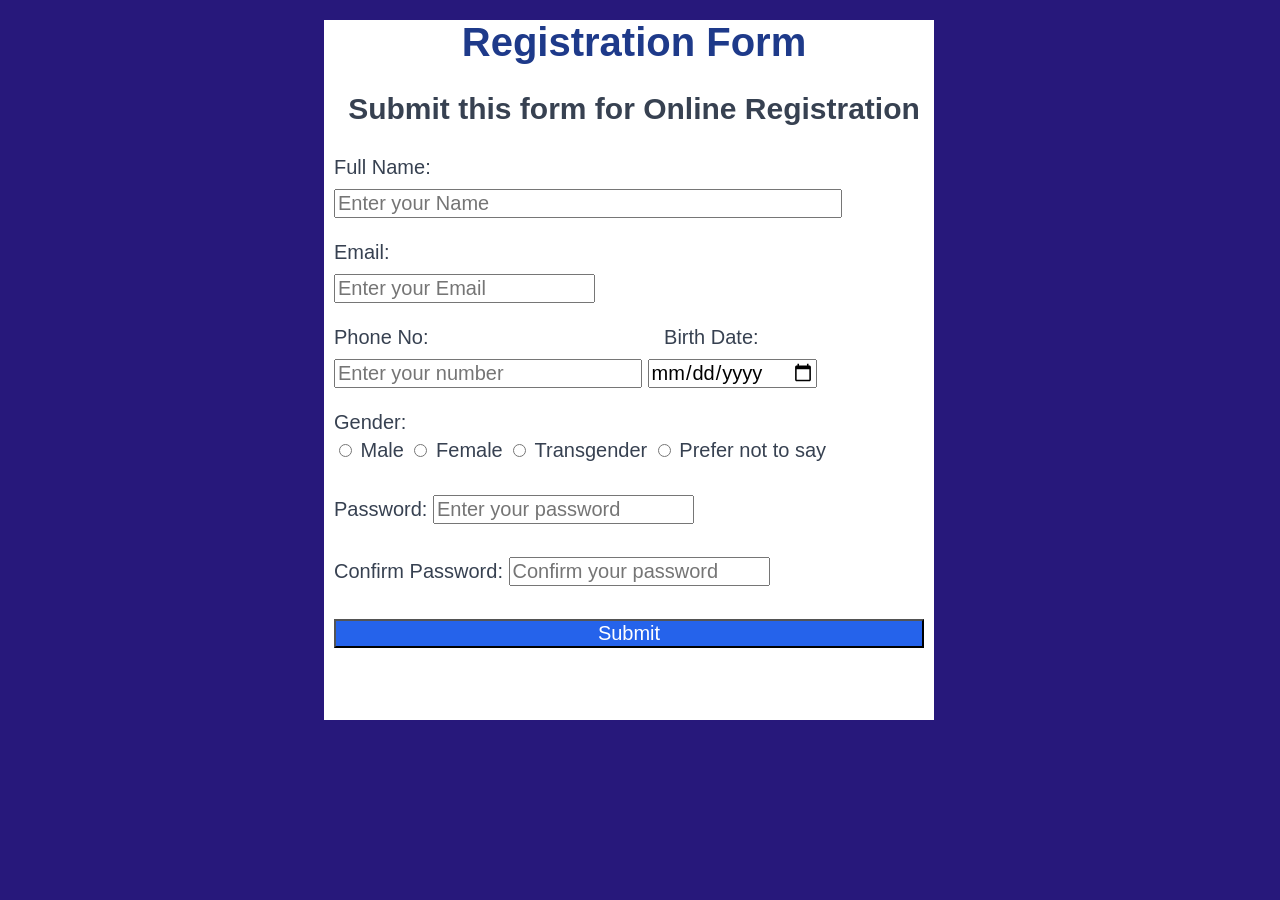
<file: 25ESKCX055/day2/index.html>
<!DOCTYPE html>
<html lang="en">
<head>
    <meta charset="UTF-8">
    <meta name="viewport" content="width=device-width, initial-scale=1.0">
    <title>Registration Form</title>
    <link rel="stylesheet" href="style.css"/>

</head>
<body>
        <form class="background" id="frmRegister">
            <h1 style="color: #1E3A8A;">Registration Form</h1>
            <p>Submit this form for Online Registration</p>
            <label>
                 Full Name:
                 <br>
            <input type="text" id="txtname" required placeholder="Enter your Name"/>
            </label>
            <br><br>
            <label>
                Email:
                <br>
            <input type="email" id="txtEmail" required placeholder="Enter your Email"/>
            </label>
            <br><br>
            <label>
                Phone No:
            </label>
            <label for="dtDob" class="dtDOB">Birth Date:</label>
            <br>
            <input type="text" id="txtphone" required placeholder="Enter your number"/>
            <input type="date" id="dtDob" name="dtDob"/>
            <br><br>
            <label>Gender:</label>
            <br>
            <input type="radio" id="check-male" name="gender" />
            <label for="check-male">Male</label>

            <input type="radio" id="check-female" name="gender"/>
        
            <label for="check-female">Female</label>

            <input type="radio" id="check-transgender" name="gender" />
            <label for="check-transgender">Transgender</label>

            <input type="radio" id="check-other" name="gender" />
            <label for="check-other">Prefer not to say </label>
           
            <br><br>
            <label for="pwdPassword">Password: </label>
            <input type="password" id="pwdPassword" name="pwdPassword" placeholder="Enter your password"/>
            <br><br>
            <label for="pwdConfirmPassword">Confirm Password:</label>
            <input type="password" id="pwdConfirmPassword" name="pwdConfirmPassword" placeholder="Confirm your password"/>
            <br><br>
            <input type="submit" id="btnsubmit"/>
        </form>
    
</body>
</html>
</file>
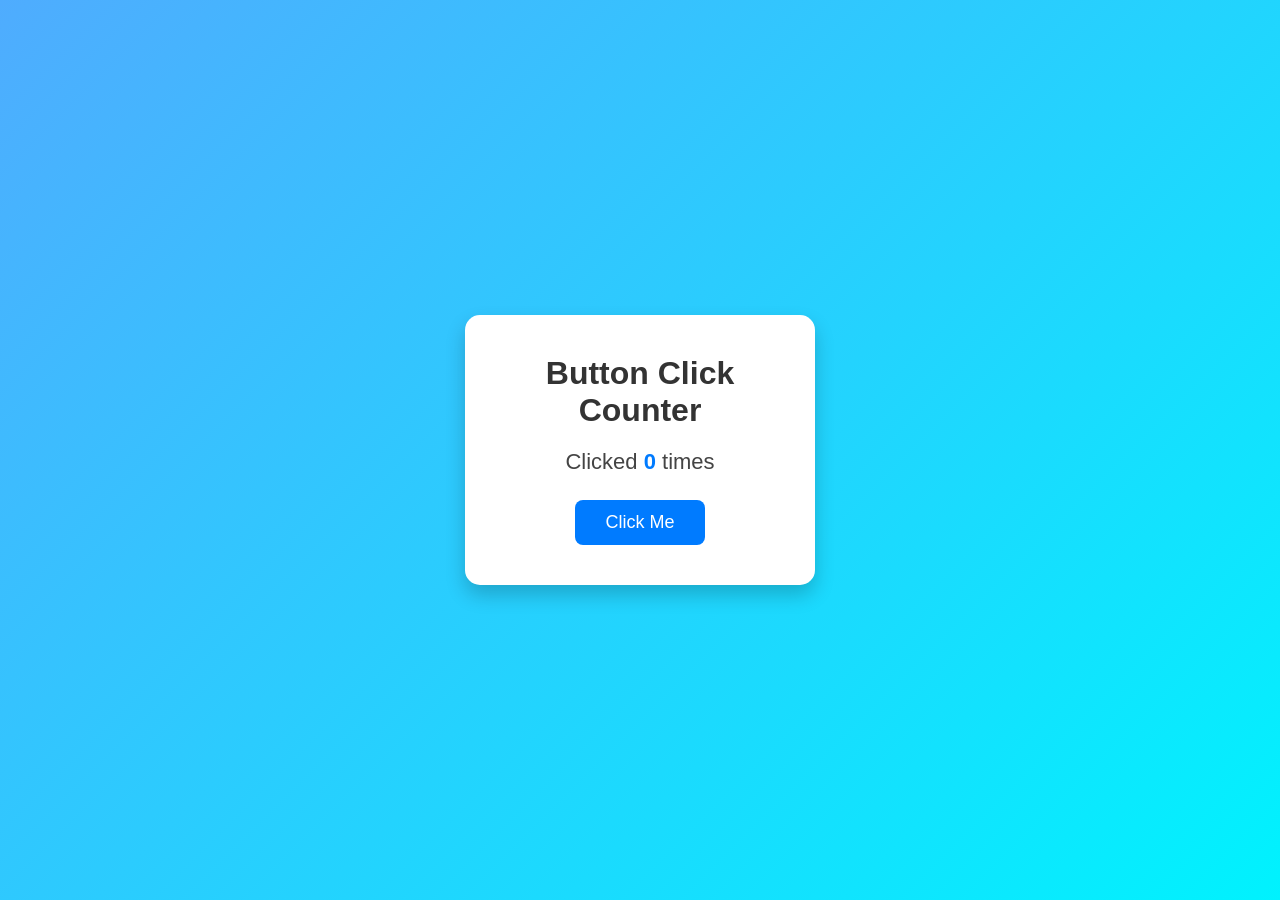
<file: 25ESKCX055/day5/index.html>
<!DOCTYPE html>
<html lang="en">
<head>
    <meta charset="UTF-8">
    <meta name="viewport" content="width=device-width, initial-scale=1.0">
    <title>Button Click Counter</title>

    <!-- External CSS -->
    <link rel="stylesheet" href="style.css">
</head>
<body>

    <div class="container">
        <h1>Button Click Counter</h1>

        <p>Clicked <span id="count">0</span> times</p>

        <button id="clickBtn">Click Me</button>
    </div>

    <!-- External JavaScript -->
    <script src="script.js"></script>

</body>
</html>
</file>
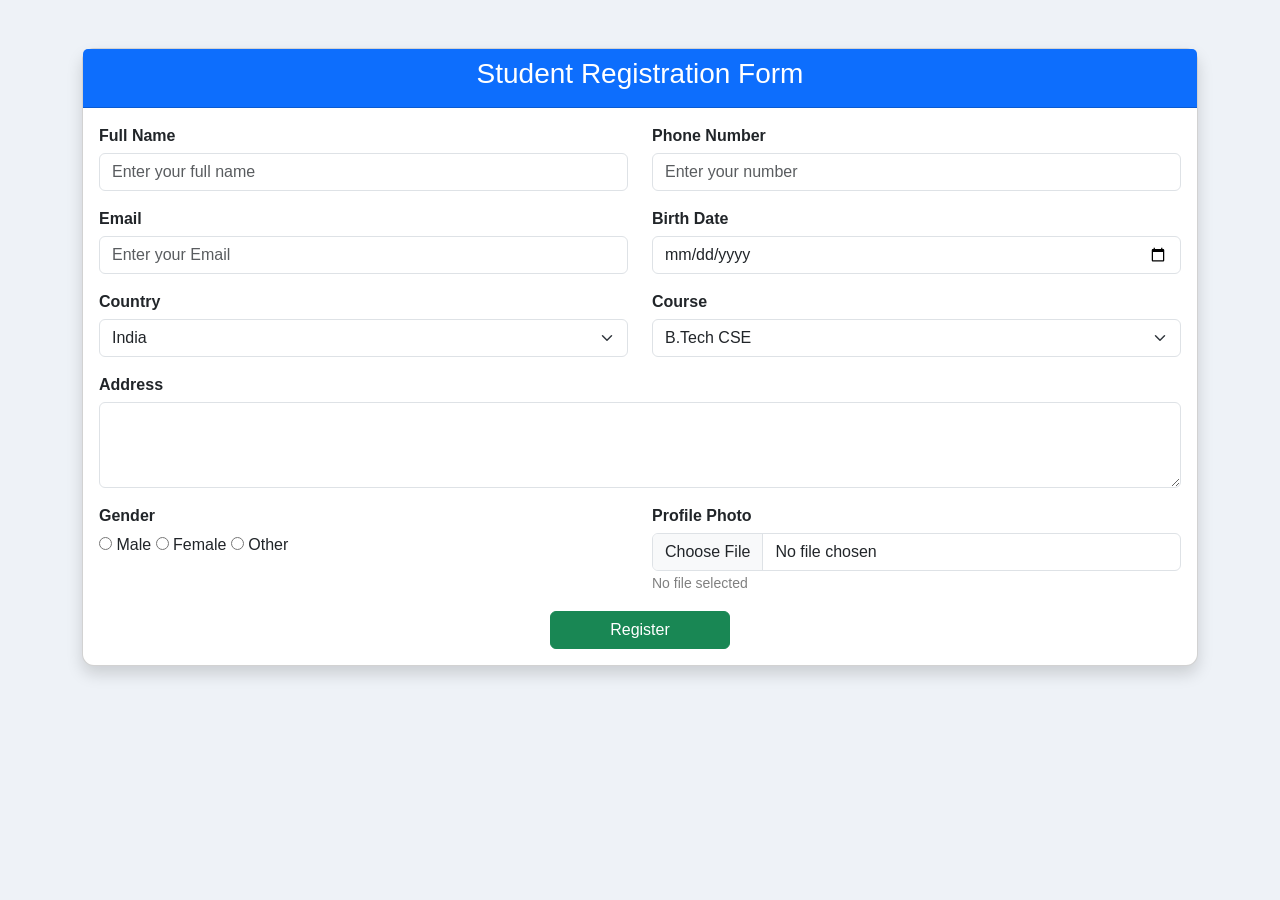
<file: 25ESKCX055/day8/index.html>
<!DOCTYPE html>
<html lang="en">
<head>

<meta charset="UTF-8">
<meta name="viewport" content="width=device-width, initial-scale=1">

<title>Student Registration</title>

<link href="https://cdn.jsdelivr.net/npm/bootstrap@5.3.3/dist/css/bootstrap.min.css" rel="stylesheet">

<link rel="stylesheet" href="style.css">

</head>

<body>

<div class="container mt-5 mb-5">

<div class="card shadow">

<div class="card-header bg-primary text-white">

<h3 class="text-center">Student Registration Form</h3>

</div>

<div class="card-body">

<div id="errorBox"></div>

<form action="index.php" method="POST">

<div class="row">

<div class="col-md-6 mb-3">
<label>Full Name</label>
<input type="text" name="name" id="name" class="form-control" required placeholder="Enter your full name">
</div>

<div class="col-md-6 mb-3">
<label>Phone Number</label>
<input type="text" name="phone" class="form-control" required placeholder="Enter your number">
</div>

<div class="col-md-6 mb-3">
<label>Email</label>
<input type="email" name="email" class="form-control" required placeholder="Enter your Email">
</div>

<div class="col-md-6 mb-3">
<label>Birth Date</label>
<input type="date" name="dob" class="form-control" required >
</div>

<div class="col-md-6 mb-3">
<label>Country</label>

<select name="country" class="form-select">

<option>India</option>
<option>USA</option>
<option>Canada</option>
<option>Australia</option>

</select>

</div>

<div class="col-md-6 mb-3">

<label>Course</label>

<select name="course" class="form-select">

<option>B.Tech CSE</option>
<option>B.Tech DS</option>
<option>BCA</option>
<option>MCA</option>

</select>

</div>

<div class="col-12 mb-3">

<label>Address</label>

<textarea name="address" id="address" rows="3" class="form-control"></textarea>

</div>

<div class="col-md-6 mb-3">

<label>Gender</label><br>

<input type="radio" name="gender" value="Male"> Male

<input type="radio" name="gender" value="Female"> Female

<input type="radio" name="gender" value="Other"> Other

</div>

<div class="col-md-6 mb-3">

<label>Profile Photo</label>

<input type="file" id="photo" class="form-control">

<small id="photoName">No file selected</small>

</div>

</div>

<div class="text-center">

<button class="btn btn-success px-4">Register</button>

</div>

</form>

</div>

</div>

</div>

<script src="script.js"></script>

</body>

</html>
</file>
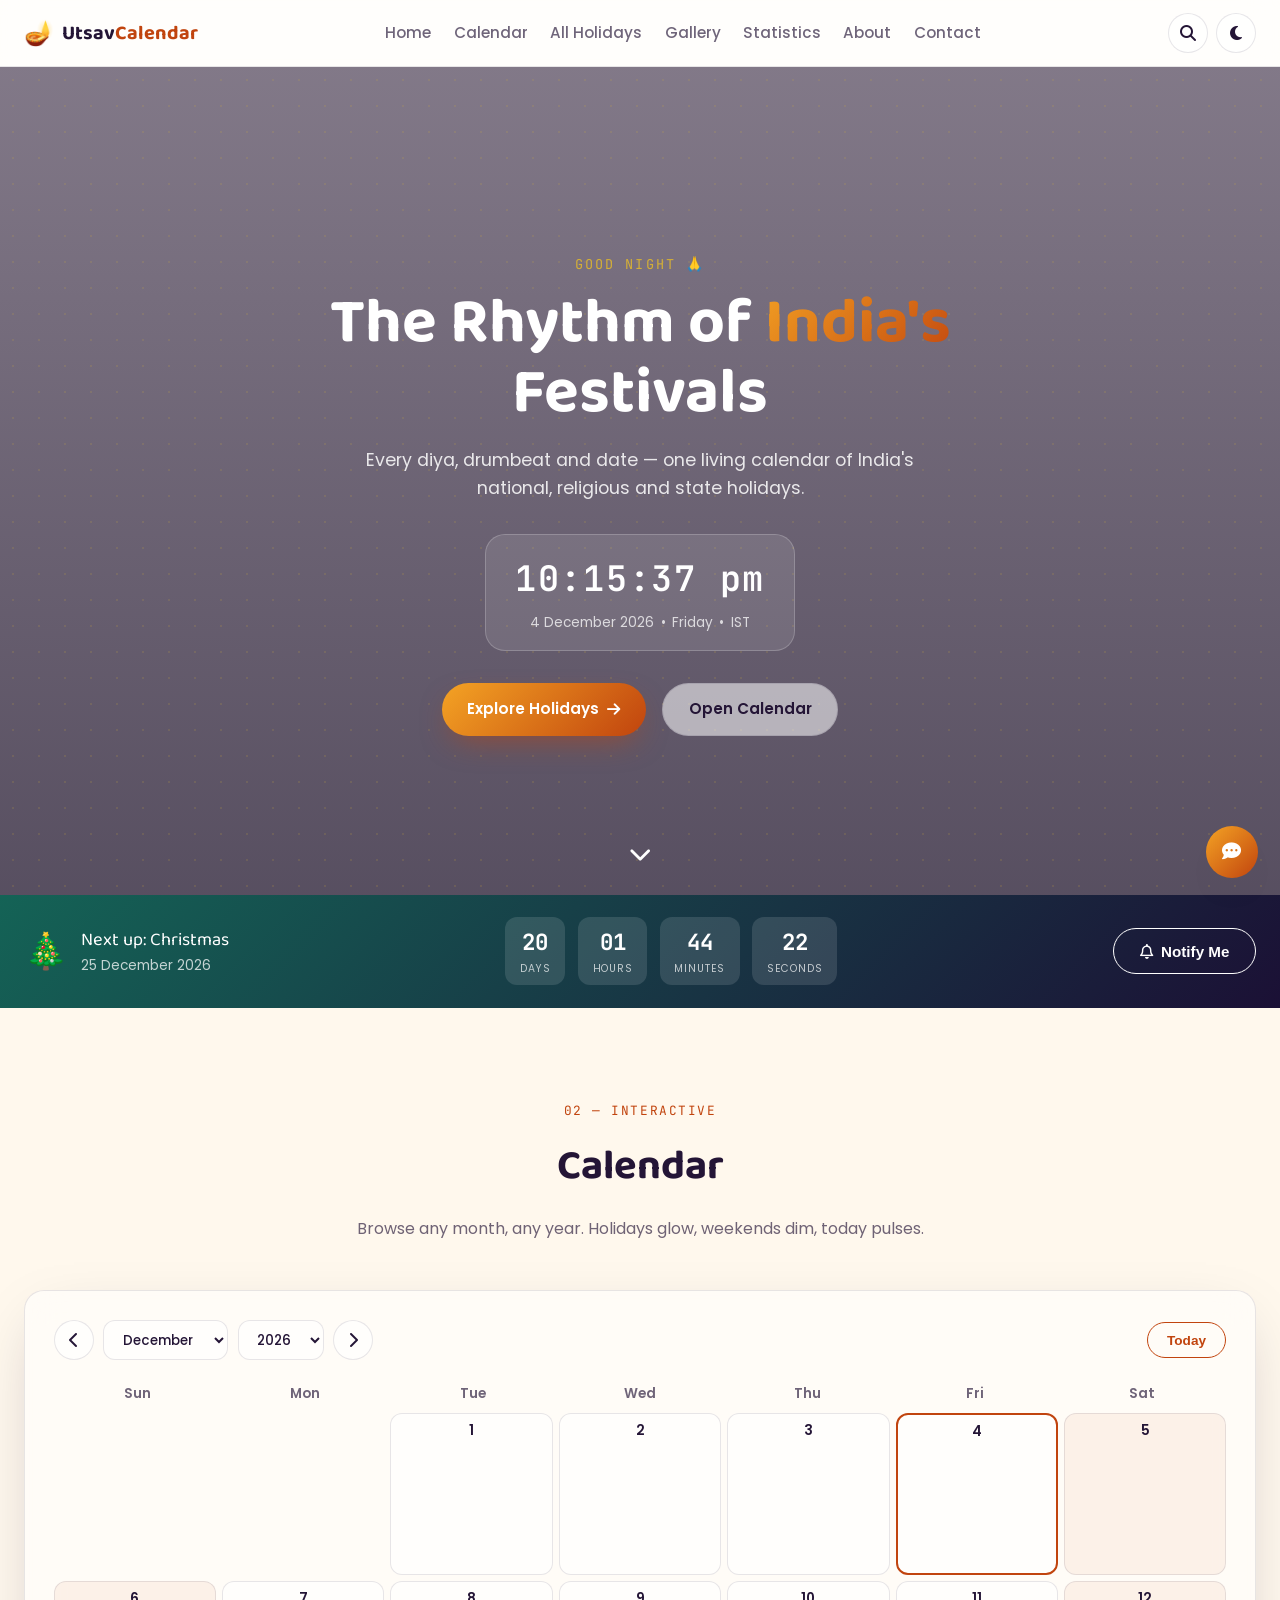
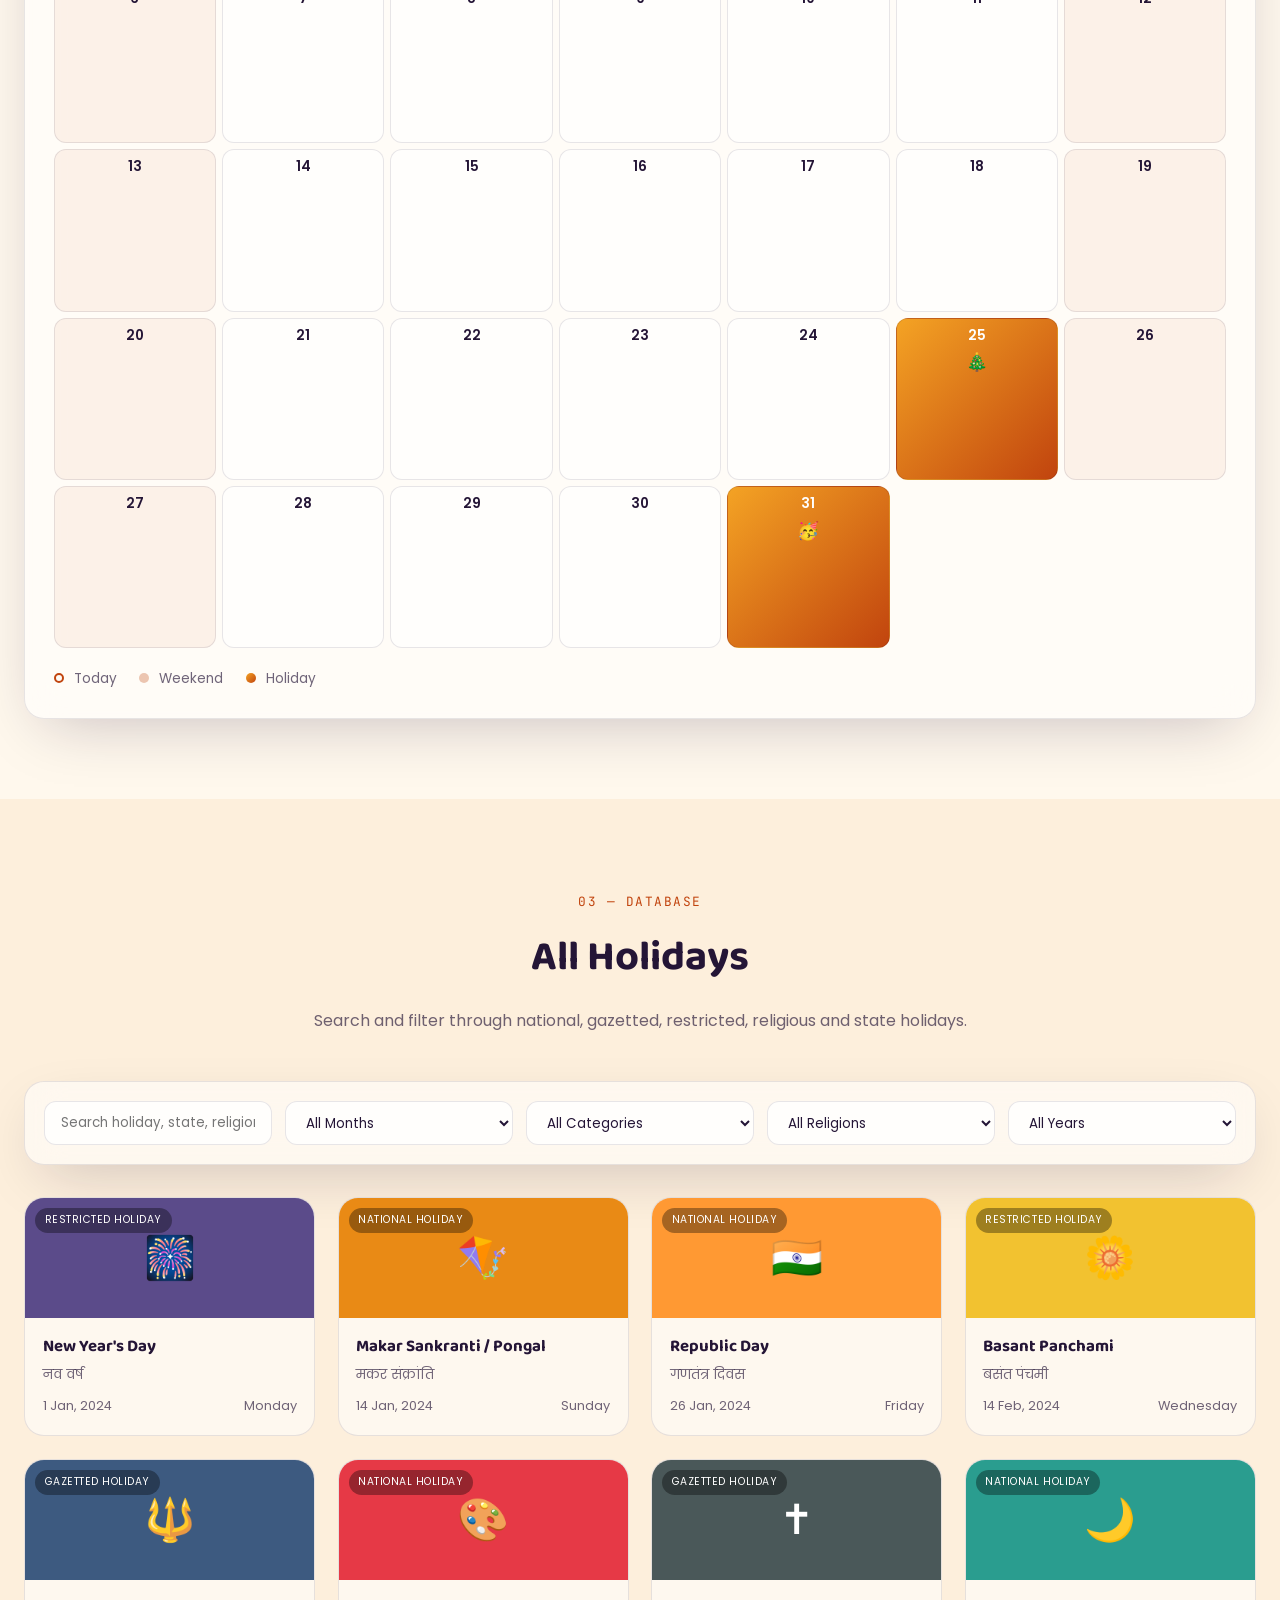
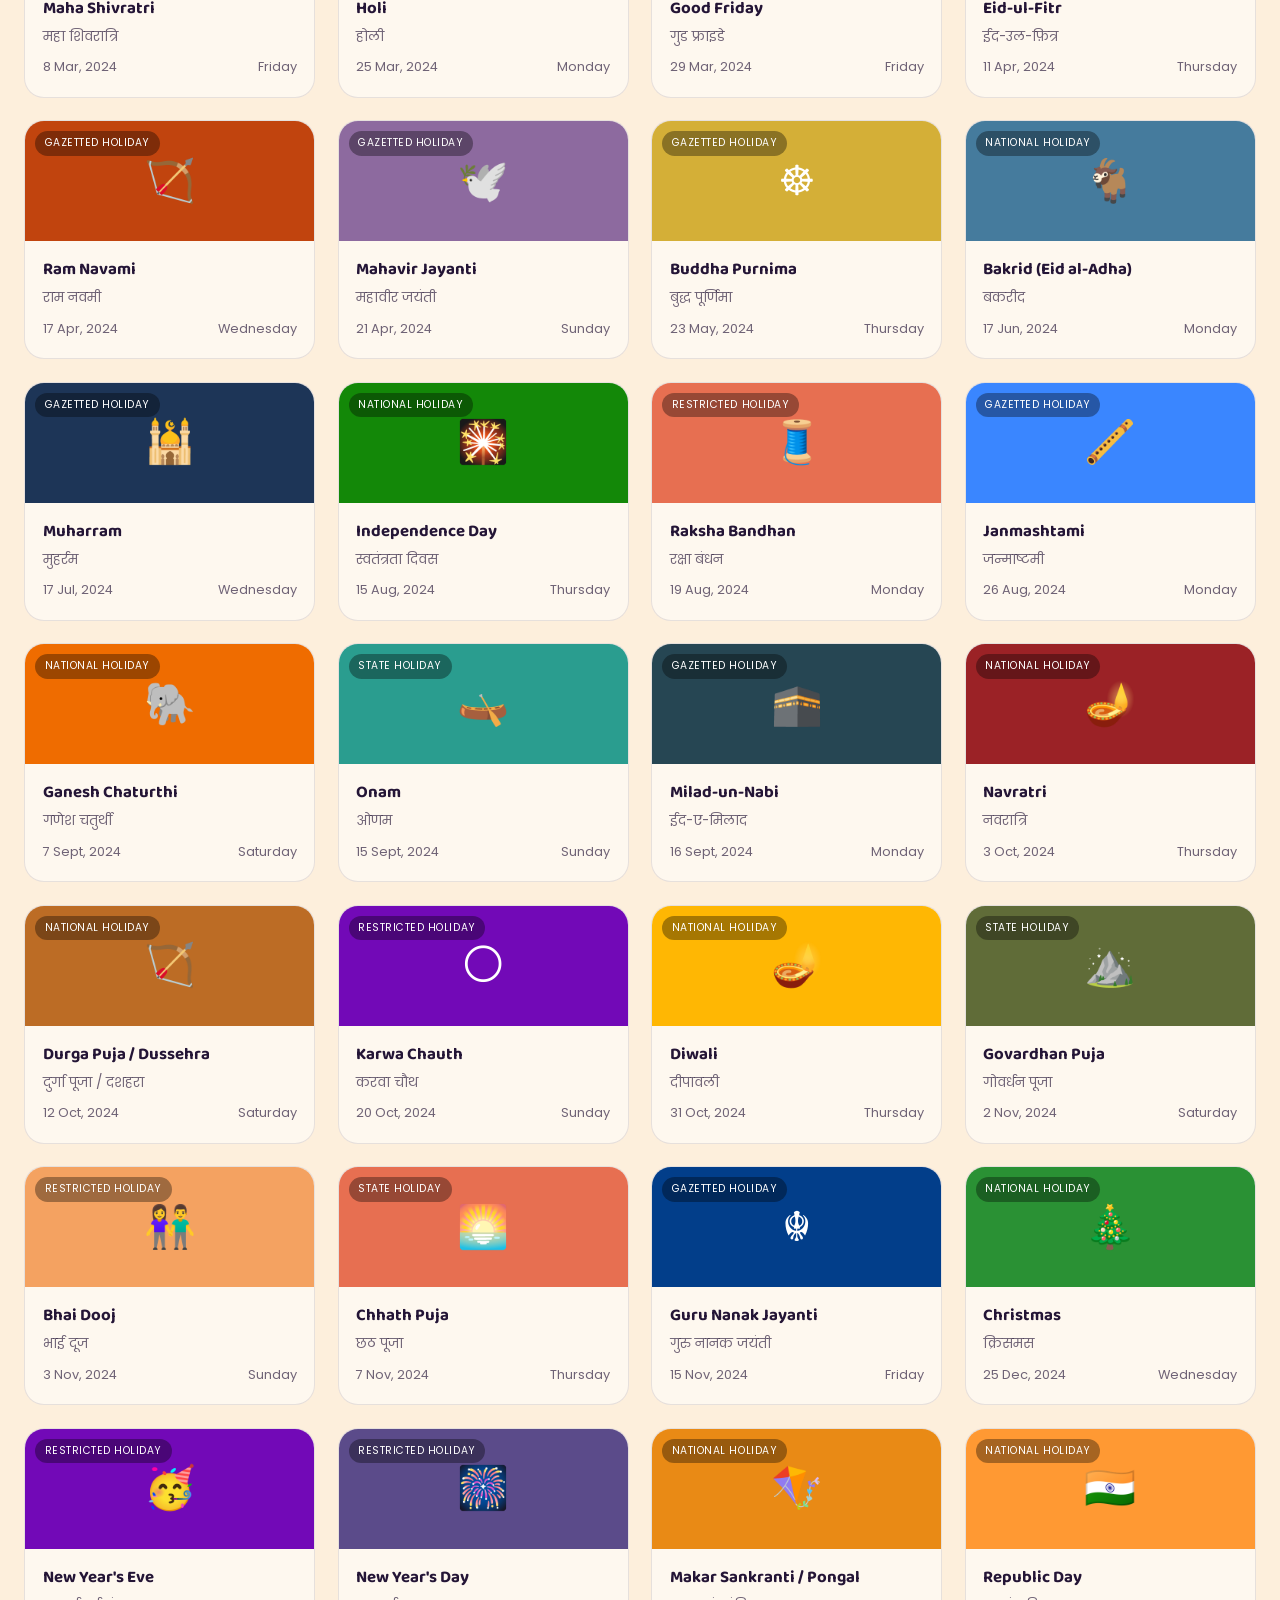
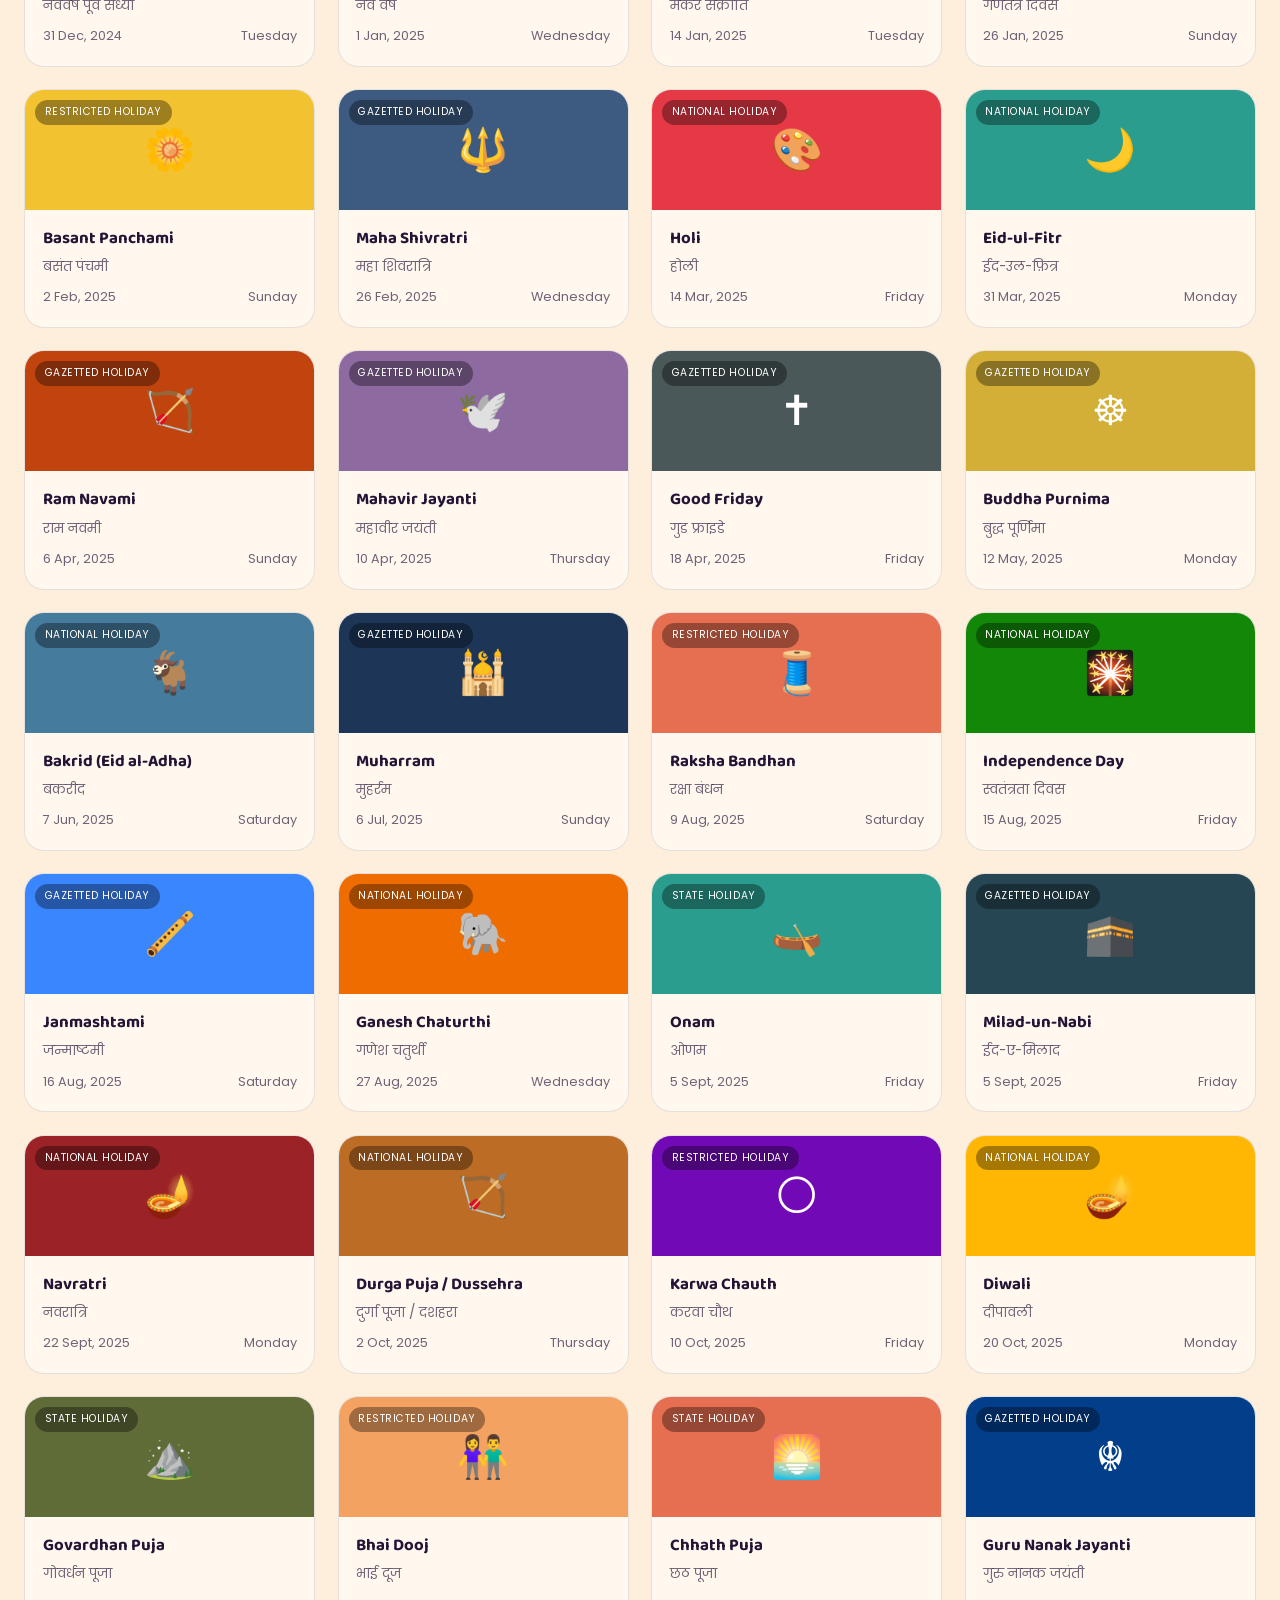
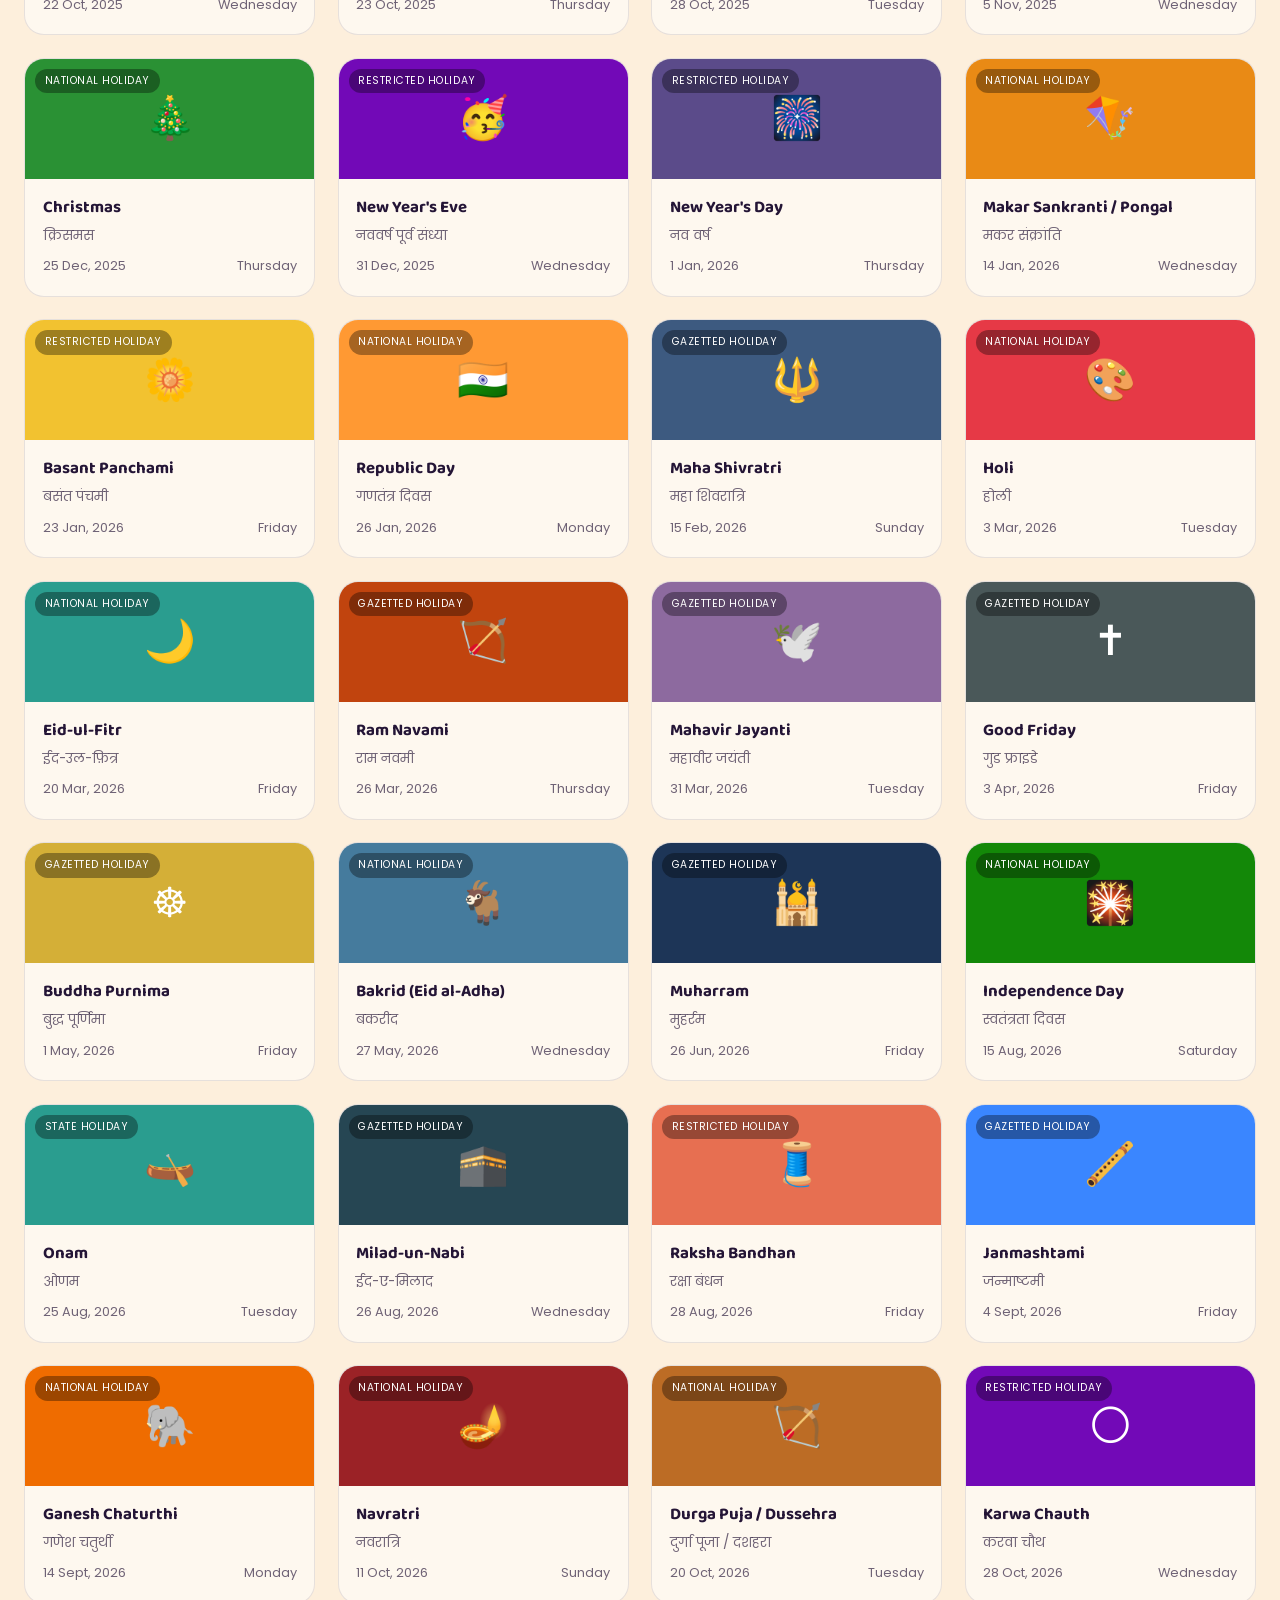
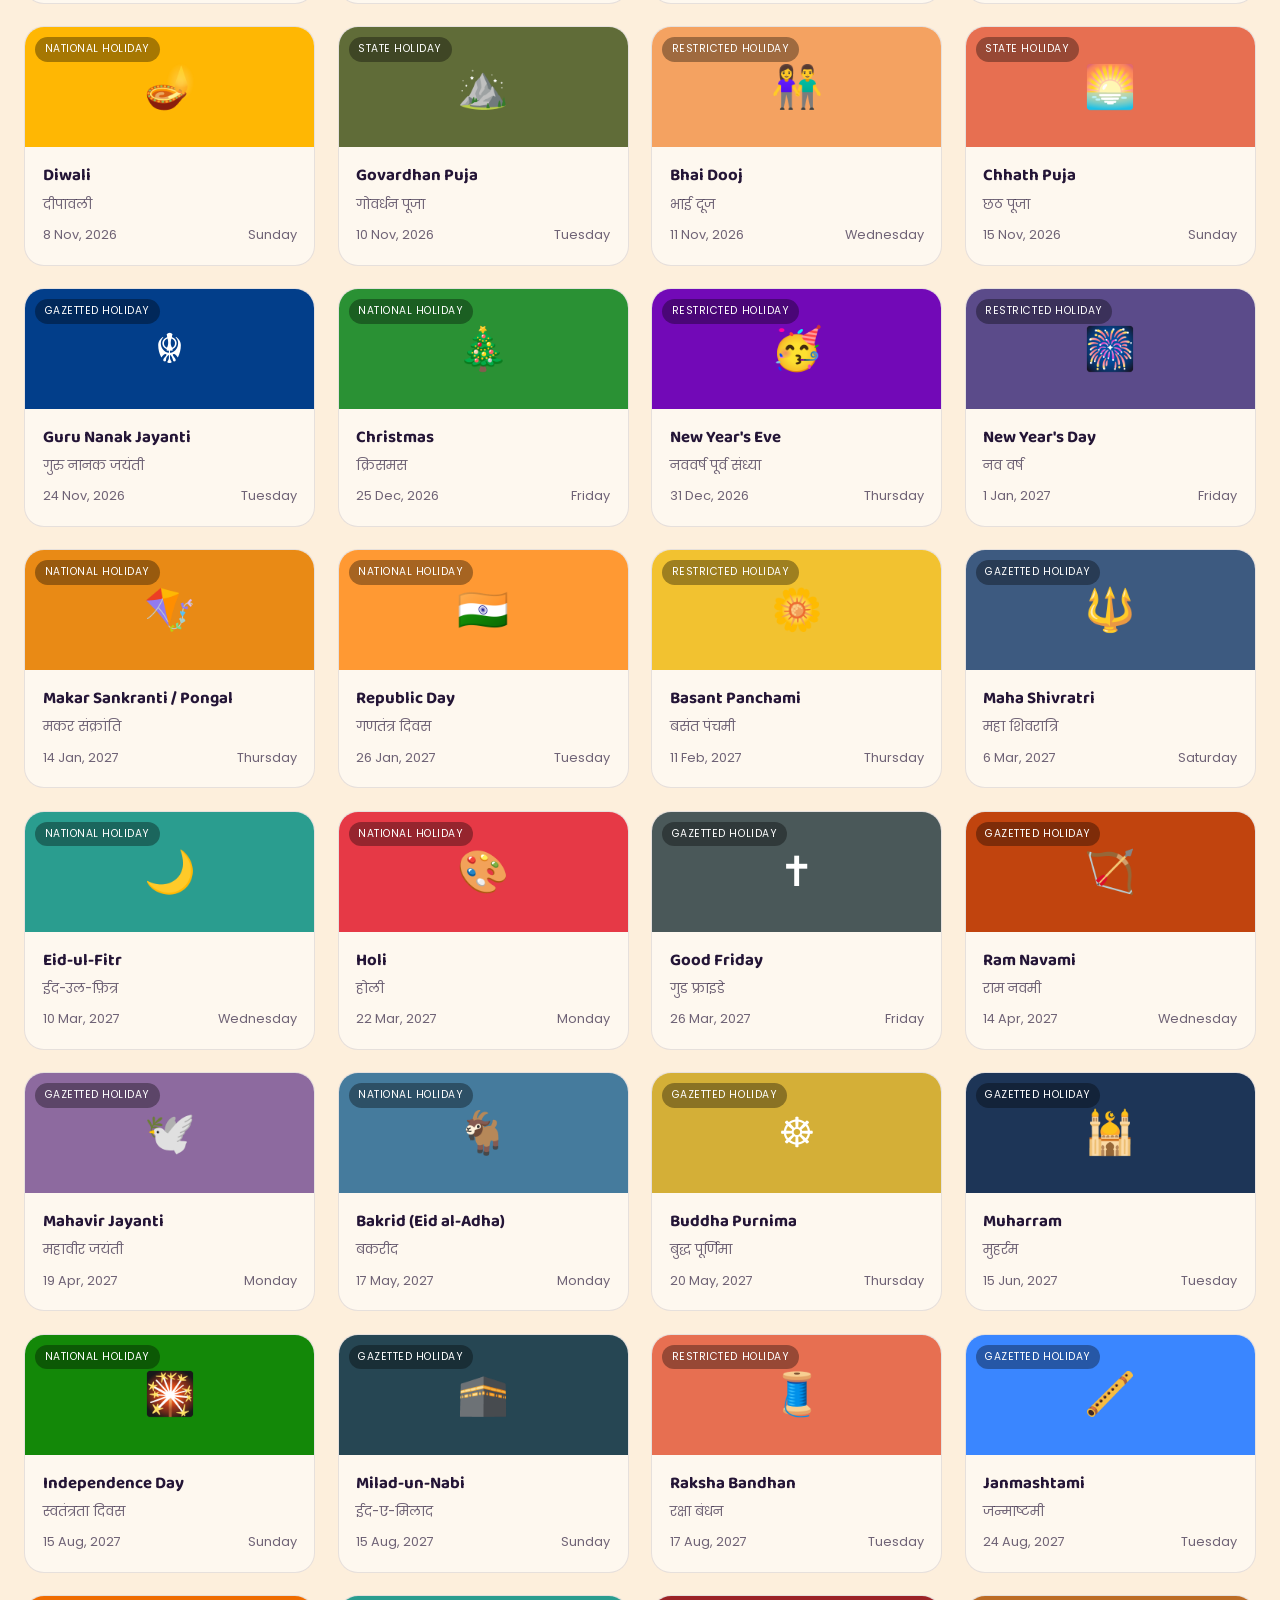
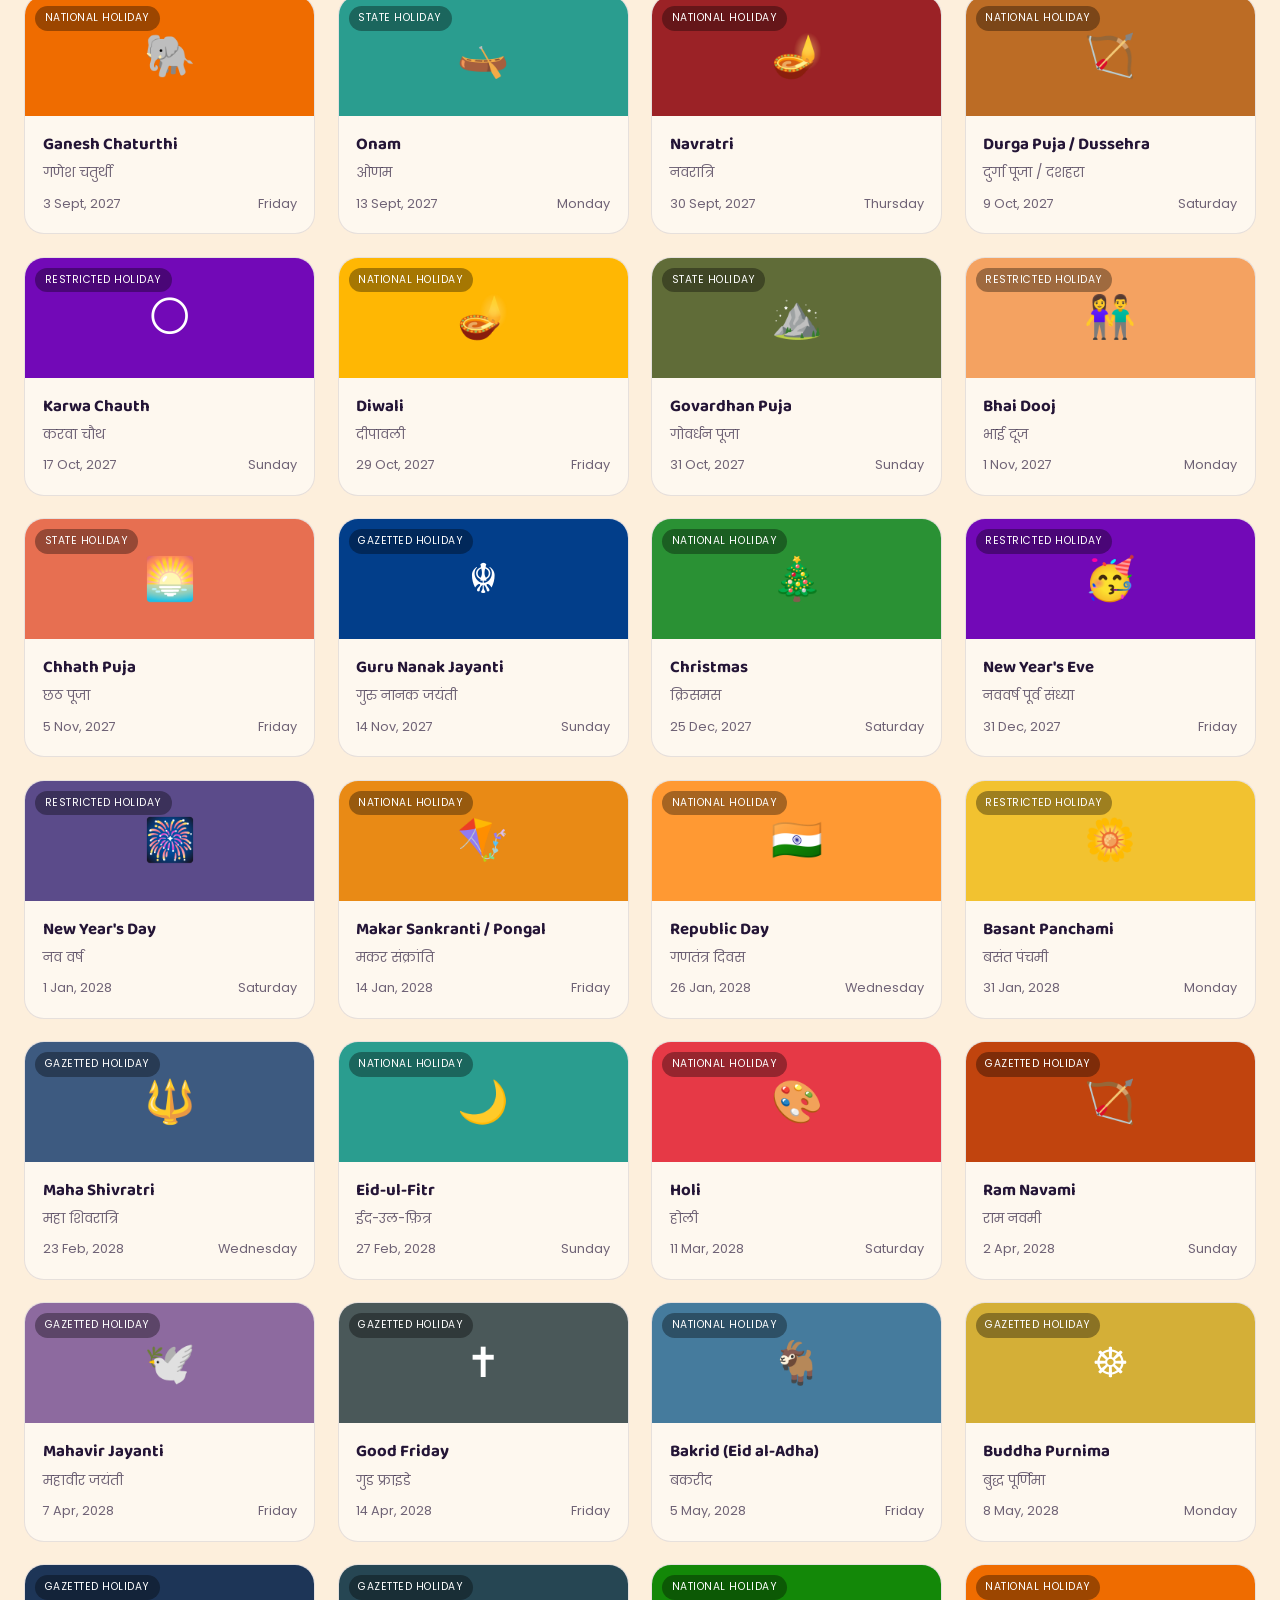
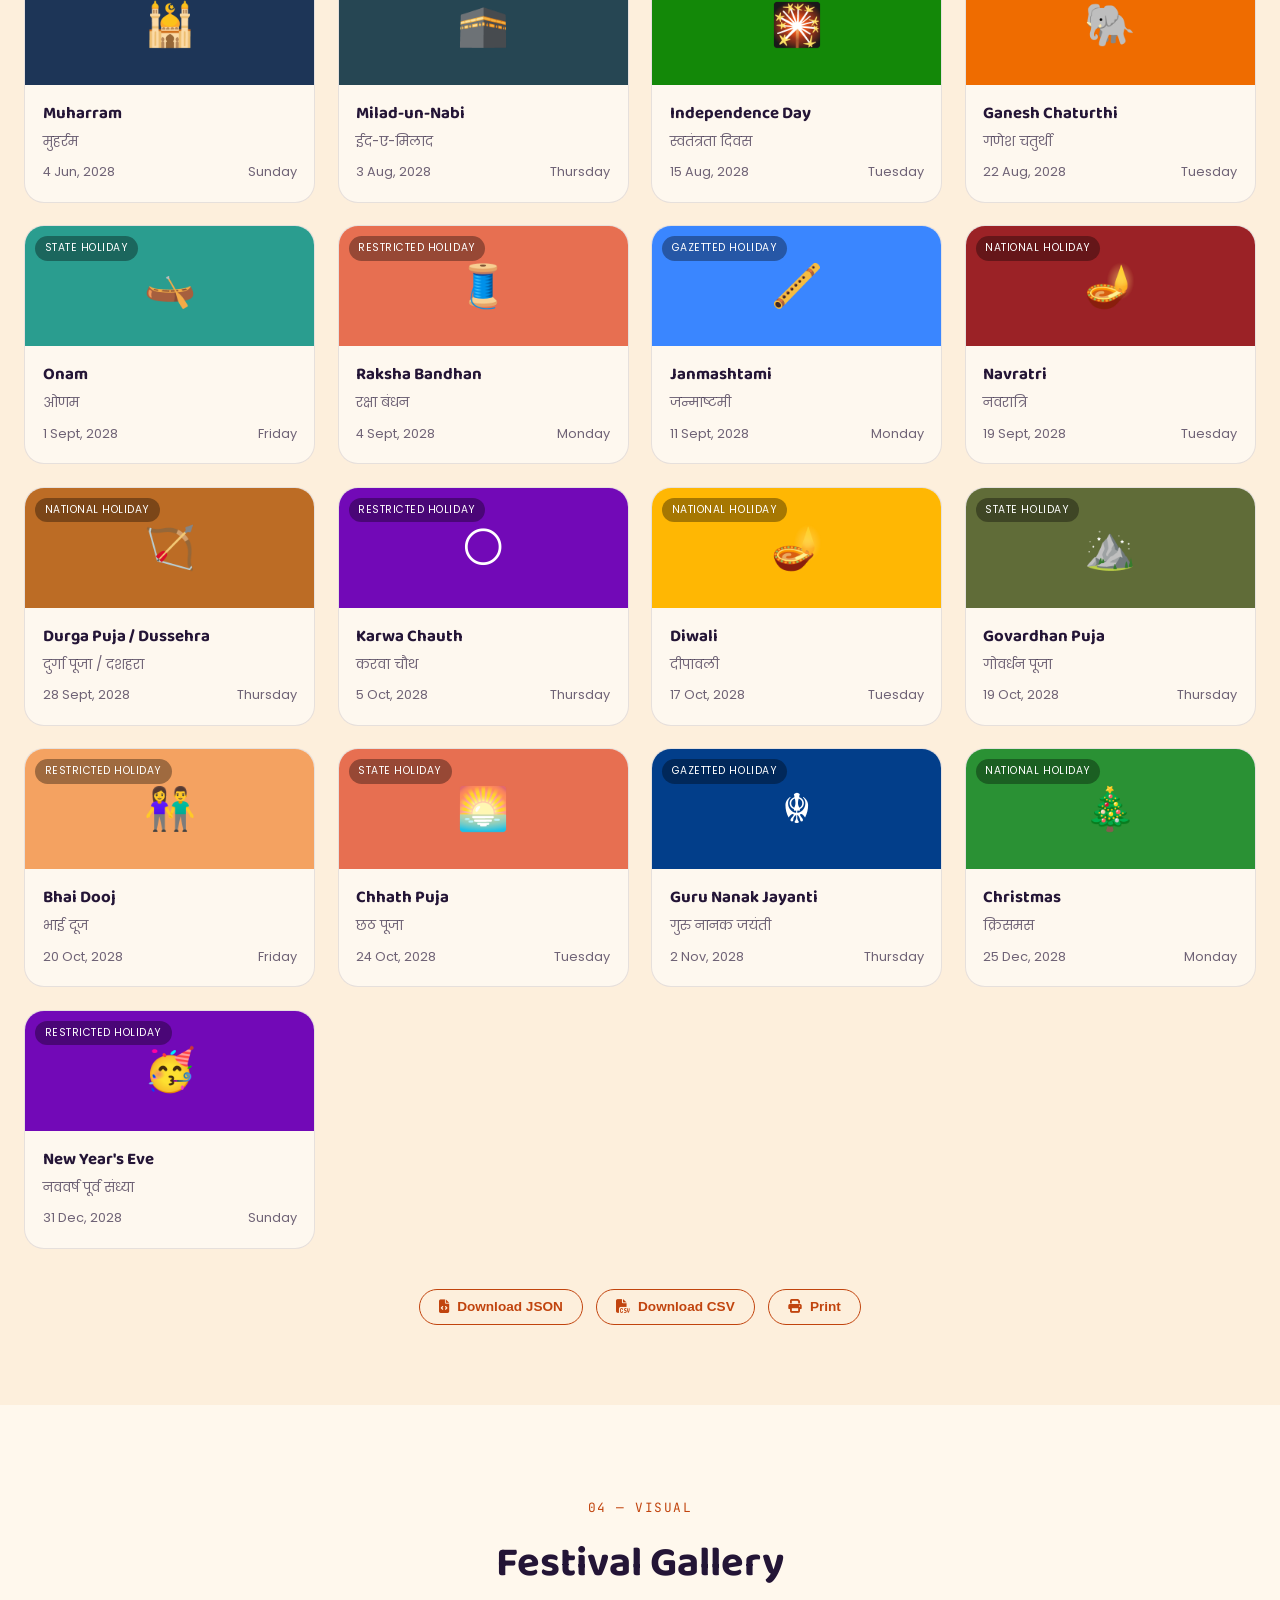
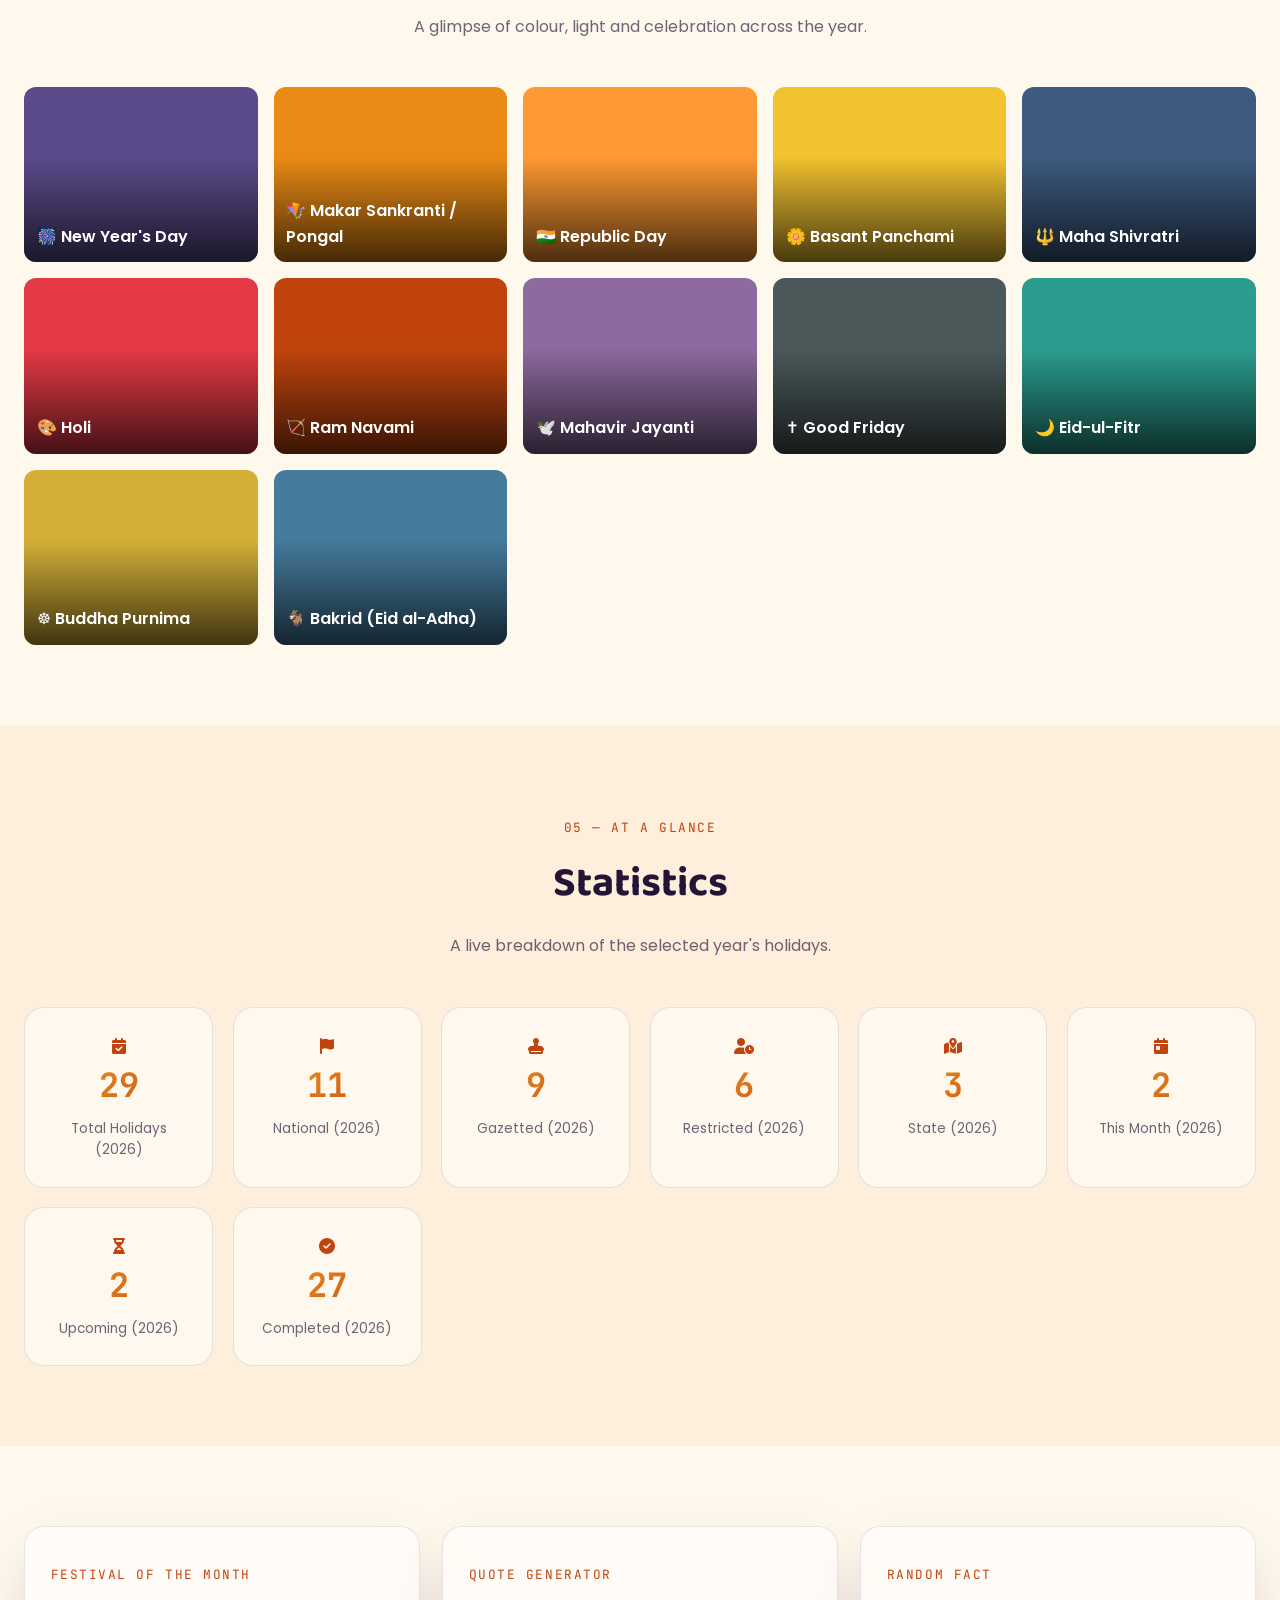
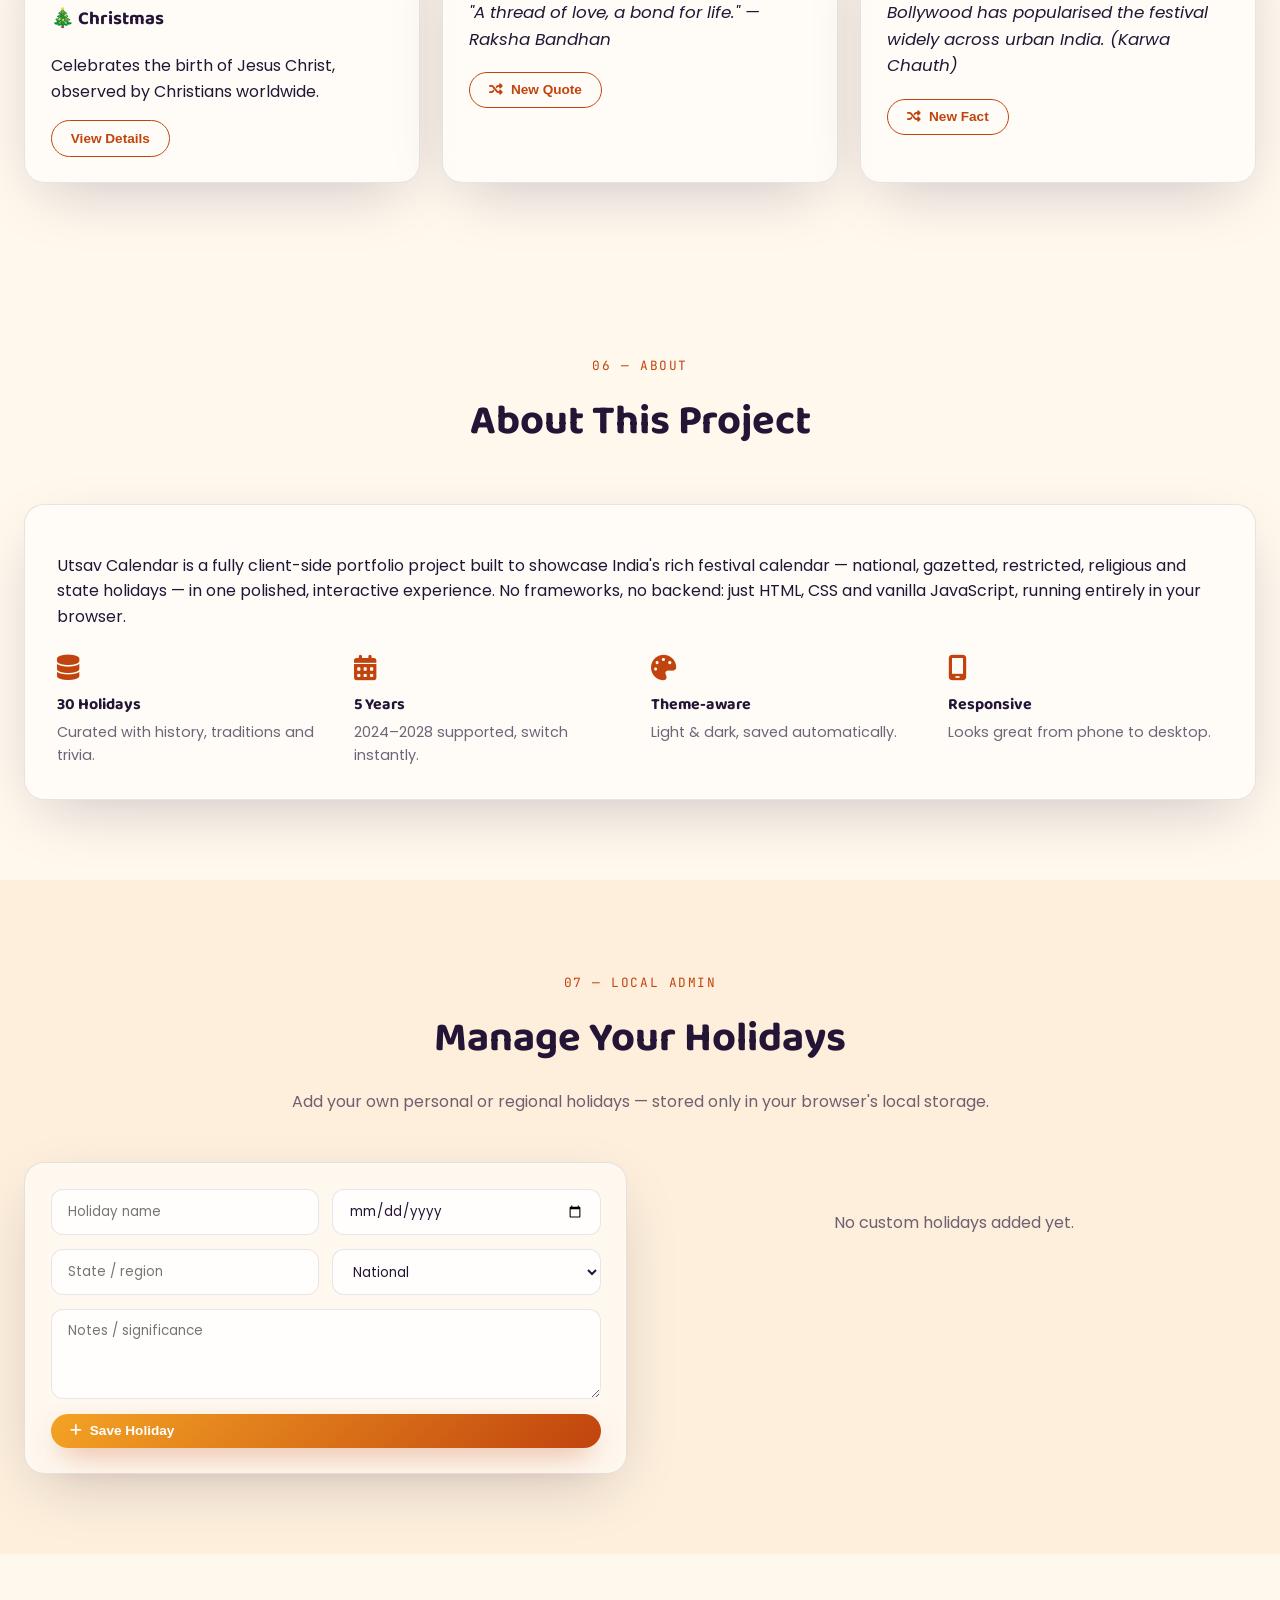
<file: 25ESKCX055/Project: Public holiday calendar/index.html>
<!DOCTYPE html>
<html lang="en" data-theme="light">
<head>
<meta charset="UTF-8">
<meta name="viewport" content="width=device-width, initial-scale=1.0">
<title>Indian Public Holiday Calendar — Festivals, Dates &amp; Traditions</title>
<meta name="description" content="An interactive Indian public holiday calendar with festival details, history, countdowns, statistics and a searchable database of national, gazetted, restricted and state holidays.">
<meta name="keywords" content="Indian holidays, festival calendar, public holidays India, Diwali, Holi, Republic Day, holiday countdown">
<meta property="og:title" content="Indian Public Holiday Calendar">
<meta property="og:description" content="Explore India's festivals, holidays and traditions in one beautiful interactive calendar.">
<meta property="og:type" content="website">
<meta name="twitter:card" content="summary_large_image">
<link rel="icon" href="data:image/svg+xml,<svg xmlns=%22http://www.w3.org/2000/svg%22 viewBox=%220 0 100 100%22><text y=%22.9em%22 font-size=%2290%22>🪔</text></svg>">

<!-- Fonts -->
<link rel="preconnect" href="https://fonts.googleapis.com">
<link rel="preconnect" href="https://fonts.gstatic.com" crossorigin>
<link href="https://fonts.googleapis.com/css2?family=Baloo+2:wght@500;600;700;800&family=Poppins:ital,wght@0,300;0,400;0,500;0,600;0,700;1,400&family=JetBrains+Mono:wght@400;600&display=swap" rel="stylesheet">
<!-- Icons -->
<link rel="stylesheet" href="https://cdnjs.cloudflare.com/ajax/libs/font-awesome/6.5.1/css/all.min.css">

<link rel="stylesheet" href="style.css">
</head>
<body>

<!-- ============ LOADER ============ -->
<div id="loader" class="loader" aria-hidden="true">
  <div class="diya">
    <span class="diya-flame"></span>
    <span class="diya-base">🪔</span>
  </div>
  <p>Lighting the diyas…</p>
</div>

<!-- ============ SCROLL PROGRESS ============ -->
<div id="scrollProgress" class="scroll-progress" aria-hidden="true"></div>

<!-- ============ NAVBAR ============ -->
<header class="navbar" id="navbar">
  <div class="navbar-inner">
    <a href="#home" class="brand">
      <span class="brand-emoji">🪔</span>
      <span class="brand-text">Utsav<em>Calendar</em></span>
    </a>

    <nav class="nav-links" id="navLinks" aria-label="Primary">
      <a href="#home">Home</a>
      <a href="#calendar">Calendar</a>
      <a href="#holidays">All Holidays</a>
      <a href="#gallery">Gallery</a>
      <a href="#stats">Statistics</a>
      <a href="#about">About</a>
      <a href="#contact">Contact</a>
    </nav>

    <div class="navbar-actions">
      <button class="icon-btn" id="searchToggle" aria-label="Search holidays"><i class="fa-solid fa-magnifying-glass"></i></button>
      <button class="icon-btn" id="themeToggle" aria-label="Toggle dark mode"><i class="fa-solid fa-moon"></i></button>
      <button class="icon-btn hamburger" id="hamburger" aria-label="Toggle menu"><i class="fa-solid fa-bars"></i></button>
    </div>
  </div>

  <!-- Search overlay -->
  <div class="search-overlay" id="searchOverlay">
    <div class="search-box">
      <i class="fa-solid fa-magnifying-glass"></i>
      <input type="text" id="globalSearch" placeholder="Search by name, state, religion, month, category…" aria-label="Search holidays">
      <button id="searchClose" aria-label="Close search"><i class="fa-solid fa-xmark"></i></button>
    </div>
    <div id="searchResults" class="search-results"></div>
  </div>
</header>

<!-- ============ HERO ============ -->
<section class="hero" id="home">
  <div class="hero-bg" style="background-image:url('https://images.unsplash.com/photo-1573455494060-c5595004fb6c?q=80&w=1920&auto=format&fit=crop');"></div>
  <div class="hero-gradient"></div>
  <div class="hero-pattern"></div>

  <div class="hero-content">
    <p class="hero-eyebrow" id="greeting">Good Day</p>
    <h1 class="hero-title">The Rhythm of <span>India's</span> Festivals</h1>
    <p class="hero-sub">Every diya, drumbeat and date — one living calendar of India's national, religious and state holidays.</p>

    <div class="hero-clock" id="heroClock">
      <div class="clock-time" id="clockTime">00:00:00</div>
      <div class="clock-meta">
        <span id="clockDate">Loading date…</span>
        <span class="dot">•</span>
        <span id="clockDay">—</span>
        <span class="dot">•</span>
        <span id="clockTz">IST</span>
      </div>
    </div>

    <div class="hero-actions">
      <a href="#holidays" class="btn btn-primary">Explore Holidays <i class="fa-solid fa-arrow-right"></i></a>
      <a href="#calendar" class="btn btn-ghost">Open Calendar</a>
    </div>

    <div class="hero-today" id="heroToday">
      <!-- populated by JS: today's holiday banner or countdown teaser -->
    </div>
  </div>

  <button class="scroll-indicator" id="scrollIndicator" aria-label="Scroll down">
    <i class="fa-solid fa-chevron-down"></i>
  </button>
</section>

<!-- ============ COUNTDOWN STRIP ============ -->
<section class="countdown-strip" aria-label="Countdown to next holiday">
  <div class="countdown-inner" id="countdownStrip">
    <div class="countdown-label">
      <span class="emoji" id="cdEmoji">🎊</span>
      <div>
        <p class="cd-title" id="cdTitle">Loading next holiday…</p>
        <p class="cd-sub" id="cdSub"></p>
      </div>
    </div>
    <div class="countdown-timer" id="countdownTimer">
      <div class="cd-unit"><span id="cdDays">00</span><small>Days</small></div>
      <div class="cd-unit"><span id="cdHours">00</span><small>Hours</small></div>
      <div class="cd-unit"><span id="cdMinutes">00</span><small>Minutes</small></div>
      <div class="cd-unit"><span id="cdSeconds">00</span><small>Seconds</small></div>
    </div>
    <button class="btn btn-outline" id="notifyBtn"><i class="fa-regular fa-bell"></i> Notify Me</button>
  </div>
</section>

<!-- ============ CALENDAR ============ -->
<section class="section" id="calendar">
  <div class="section-head">
    <p class="eyebrow">02 — Interactive</p>
    <h2>Calendar</h2>
    <p class="section-sub">Browse any month, any year. Holidays glow, weekends dim, today pulses.</p>
  </div>

  <div class="calendar-card glass">
    <div class="calendar-toolbar">
      <div class="cal-nav">
        <button id="prevMonth" class="icon-btn" aria-label="Previous month"><i class="fa-solid fa-chevron-left"></i></button>
        <select id="monthSelect" aria-label="Select month"></select>
        <select id="yearSelect" aria-label="Select year"></select>
        <button id="nextMonth" class="icon-btn" aria-label="Next month"><i class="fa-solid fa-chevron-right"></i></button>
      </div>
      <button id="todayBtn" class="btn btn-outline small">Today</button>
    </div>

    <div class="calendar-weekdays">
      <span>Sun</span><span>Mon</span><span>Tue</span><span>Wed</span><span>Thu</span><span>Fri</span><span>Sat</span>
    </div>
    <div class="calendar-grid" id="calendarGrid"></div>

    <div class="calendar-legend">
      <span><i class="dot today"></i> Today</span>
      <span><i class="dot weekend"></i> Weekend</span>
      <span><i class="dot holiday"></i> Holiday</span>
    </div>
  </div>
</section>

<!-- ============ HOLIDAYS LIST ============ -->
<section class="section alt" id="holidays">
  <div class="section-head">
    <p class="eyebrow">03 — Database</p>
    <h2>All Holidays</h2>
    <p class="section-sub">Search and filter through national, gazetted, restricted, religious and state holidays.</p>
  </div>

  <div class="filters glass">
    <input type="text" id="listSearch" placeholder="Search holiday, state, religion…" aria-label="Search holidays">
    <select id="filterMonth" aria-label="Filter by month">
      <option value="">All Months</option>
    </select>
    <select id="filterCategory" aria-label="Filter by category">
      <option value="">All Categories</option>
      <option value="national">National</option>
      <option value="gazetted">Gazetted</option>
      <option value="restricted">Restricted</option>
      <option value="state">State</option>
    </select>
    <select id="filterReligion" aria-label="Filter by religion">
      <option value="">All Religions</option>
      <option value="Hindu">Hindu</option>
      <option value="Muslim">Muslim</option>
      <option value="Christian">Christian</option>
      <option value="Sikh">Sikh</option>
      <option value="Jain">Jain</option>
      <option value="Buddhist">Buddhist</option>
      <option value="Secular">Secular</option>
    </select>
    <select id="filterYear" aria-label="Filter by year"></select>
  </div>

  <div class="holiday-grid" id="holidayGrid"></div>
  <p class="empty-state" id="emptyState" hidden>No holidays match your search. Try clearing a filter.</p>

  <div class="downloads">
    <button class="btn btn-outline small" id="downloadJson"><i class="fa-solid fa-file-code"></i> Download JSON</button>
    <button class="btn btn-outline small" id="downloadCsv"><i class="fa-solid fa-file-csv"></i> Download CSV</button>
    <button class="btn btn-outline small" id="printCalendar"><i class="fa-solid fa-print"></i> Print</button>
  </div>
</section>

<!-- ============ GALLERY ============ -->
<section class="section" id="gallery">
  <div class="section-head">
    <p class="eyebrow">04 — Visual</p>
    <h2>Festival Gallery</h2>
    <p class="section-sub">A glimpse of colour, light and celebration across the year.</p>
  </div>
  <div class="gallery-grid" id="galleryGrid"></div>
</section>

<!-- ============ STATISTICS ============ -->
<section class="section alt" id="stats">
  <div class="section-head">
    <p class="eyebrow">05 — At a glance</p>
    <h2>Statistics</h2>
    <p class="section-sub">A live breakdown of the selected year's holidays.</p>
  </div>
  <div class="stats-grid" id="statsGrid"></div>
</section>

<!-- ============ FESTIVAL OF THE MONTH + QUOTE ============ -->
<section class="section highlight">
  <div class="highlight-grid">
    <div class="glass highlight-card" id="festivalOfMonth">
      <p class="eyebrow">Festival of the Month</p>
      <div id="fomContent">Loading…</div>
    </div>
    <div class="glass highlight-card">
      <p class="eyebrow">Quote Generator</p>
      <p class="quote-text" id="quoteText">"Every festival is a thread in India's endless tapestry."</p>
      <button class="btn btn-outline small" id="newQuoteBtn"><i class="fa-solid fa-shuffle"></i> New Quote</button>
    </div>
    <div class="glass highlight-card">
      <p class="eyebrow">Random Fact</p>
      <p class="quote-text" id="factText">Loading a fact…</p>
      <button class="btn btn-outline small" id="newFactBtn"><i class="fa-solid fa-shuffle"></i> New Fact</button>
    </div>
  </div>
</section>

<!-- ============ ABOUT ============ -->
<section class="section" id="about">
  <div class="section-head">
    <p class="eyebrow">06 — About</p>
    <h2>About This Project</h2>
  </div>
  <div class="about-content glass">
    <p>Utsav Calendar is a fully client-side portfolio project built to showcase India's rich festival calendar — national, gazetted, restricted, religious and state holidays — in one polished, interactive experience. No frameworks, no backend: just HTML, CSS and vanilla JavaScript, running entirely in your browser.</p>
    <div class="about-grid">
      <div><i class="fa-solid fa-database"></i><h4>30 Holidays</h4><p>Curated with history, traditions and trivia.</p></div>
      <div><i class="fa-solid fa-calendar-days"></i><h4>5 Years</h4><p>2024–2028 supported, switch instantly.</p></div>
      <div><i class="fa-solid fa-palette"></i><h4>Theme-aware</h4><p>Light &amp; dark, saved automatically.</p></div>
      <div><i class="fa-solid fa-mobile-screen"></i><h4>Responsive</h4><p>Looks great from phone to desktop.</p></div>
    </div>
  </div>
</section>

<!-- ============ ADMIN PANEL ============ -->
<section class="section alt" id="admin">
  <div class="section-head">
    <p class="eyebrow">07 — Local Admin</p>
    <h2>Manage Your Holidays</h2>
    <p class="section-sub">Add your own personal or regional holidays — stored only in your browser's local storage.</p>
  </div>
  <div class="admin-grid">
    <form class="glass admin-form" id="adminForm">
      <div class="form-row">
        <input type="text" id="admName" placeholder="Holiday name" required>
        <input type="date" id="admDate" required>
      </div>
      <div class="form-row">
        <input type="text" id="admState" placeholder="State / region">
        <select id="admCategory">
          <option value="national">National</option>
          <option value="gazetted">Gazetted</option>
          <option value="restricted">Restricted</option>
          <option value="state">State</option>
        </select>
      </div>
      <textarea id="admNotes" placeholder="Notes / significance"></textarea>
      <button type="submit" class="btn btn-primary small"><i class="fa-solid fa-plus"></i> Save Holiday</button>
    </form>
    <div class="admin-list" id="adminList">
      <p class="empty-state">No custom holidays added yet.</p>
    </div>
  </div>
</section>

<!-- ============ CONTACT ============ -->
<section class="section" id="contact">
  <div class="section-head">
    <p class="eyebrow">08 — Get in touch</p>
    <h2>Contact</h2>
  </div>
  <form class="glass contact-form" id="contactForm">
    <div class="form-row">
      <input type="text" placeholder="Your name" required>
      <input type="email" placeholder="Your email" required>
    </div>
    <textarea placeholder="Your message" required></textarea>
    <button type="submit" class="btn btn-primary small"><i class="fa-solid fa-paper-plane"></i> Send Message</button>
  </form>
</section>

<!-- ============ FOOTER ============ -->
<footer class="footer">
  <div class="footer-inner">
    <p>🪔 Utsav Calendar — built with HTML, CSS &amp; JavaScript.</p>
    <p class="footer-note">Lunar and Hijri dates for 2027–2028 are best estimates. Please verify with the official Government of India gazette.</p>
  </div>
</footer>

<!-- ============ FLOATING BUTTONS ============ -->
<button id="backToTop" class="fab fab-top" aria-label="Back to top"><i class="fa-solid fa-arrow-up"></i></button>
<a href="#contact" class="fab fab-contact" aria-label="Contact"><i class="fa-solid fa-comment-dots"></i></a>

<!-- ============ HOLIDAY MODAL ============ -->
<div class="modal-overlay" id="modalOverlay">
  <div class="modal glass" id="modalCard" role="dialog" aria-modal="true">
    <button class="modal-close" id="modalClose" aria-label="Close"><i class="fa-solid fa-xmark"></i></button>
    <div class="modal-banner" id="modalBanner">
      <span class="modal-emoji" id="modalEmoji">🎉</span>
    </div>
    <div class="modal-body">
      <p class="modal-category" id="modalCategory">Category</p>
      <h3 id="modalName">Holiday Name</h3>
      <p class="modal-hindi" id="modalHindi">हिंदी नाम</p>

      <div class="modal-meta-row">
        <span><i class="fa-regular fa-calendar"></i> <span id="modalDate">—</span></span>
        <span><i class="fa-regular fa-clock"></i> <span id="modalCountdown">—</span></span>
      </div>

      <div class="modal-tabs">
        <button class="tab-btn active" data-tab="history">History</button>
        <button class="tab-btn" data-tab="celebration">Celebration</button>
        <button class="tab-btn" data-tab="facts">Facts</button>
        <button class="tab-btn" data-tab="links">Links</button>
      </div>

      <div class="modal-tab-panel" id="panel-history">
        <p id="modalHistory"></p>
        <p><strong>Importance:</strong> <span id="modalImportance"></span></p>
      </div>
      <div class="modal-tab-panel" id="panel-celebration" hidden>
        <p><strong>Celebration:</strong> <span id="modalCelebration"></span></p>
        <p><strong>Traditional Foods:</strong> <span id="modalFoods"></span></p>
        <p><strong>Dress:</strong> <span id="modalDress"></span></p>
        <p><strong>Decoration:</strong> <span id="modalDecoration"></span></p>
        <p><strong>States:</strong> <span id="modalStates"></span></p>
      </div>
      <div class="modal-tab-panel" id="panel-facts" hidden>
        <ul id="modalFacts"></ul>
        <blockquote id="modalQuote"></blockquote>
      </div>
      <div class="modal-tab-panel" id="panel-links" hidden>
        <a id="modalWiki" target="_blank" rel="noopener"><i class="fa-brands fa-wikipedia-w"></i> Wikipedia</a>
        <a id="modalGov" target="_blank" rel="noopener"><i class="fa-solid fa-landmark"></i> Government Reference</a>
        <button class="btn btn-outline small" id="modalGCal"><i class="fa-brands fa-google"></i> Add to Google Calendar</button>
        <button class="btn btn-outline small" id="modalIcs"><i class="fa-solid fa-download"></i> Download .ics</button>
        <button class="btn btn-outline small" id="modalShare"><i class="fa-solid fa-share-nodes"></i> Share</button>
        <button class="btn btn-outline small" id="modalFav"><i class="fa-regular fa-star"></i> Favourite</button>
      </div>
    </div>
  </div>
</div>

<!-- ============ CONFETTI CANVAS ============ -->
<canvas id="confettiCanvas" aria-hidden="true"></canvas>

<!-- ============ TOAST ============ -->
<div id="toast" class="toast" role="status" aria-live="polite"></div>

<script src="holidays.js"></script>
<script src="script.js"></script>
</body>
</html>
</file>
<file: 25ESKCX055/day2/style.css>
p{
            font-size: 30px;
            font-family: 'Segoe UI', Tahome, Geneva, Verdana, sans-serif;
            font-weight: bold  !important ; 
            text-align: center;
            
     }
    *{
        font-family:Arial, Helvetica, sans-serif;
        font-size: 20px;
        text-align: left;
        margin-top: 10px;
        
    }
    .background{
        background-color: #FFFFFF;
        margin-left: 25%;
    
    }
    body{
        background-color: #27187b;
    }
    #frmRegister{
        color: #374151;
        width: 600px;
        height: 700px;
        border-radius: 0%;
        padding-left: 10px ;
    }
    #btnsubmit{
        color:#FFFFFF;
        background-color: #2563EB;
        width: 590px;
        text-align: center;
    }
    h1{
        font-size: 40px;
        text-align: center; 
    }
    #txtname{
        width: 500px;
        
    }
    .dtDOB{
        padding-left: 230px !important;
    }
    #txtphone{
        width: 300px;
    }
</file>
<file: 25ESKCX055/day5/style.css>
*{
    margin: 0;
    padding: 0;
    box-sizing: border-box;
    font-family: Arial, sans-serif;
}

body{
    display: flex;
    justify-content: center;
    align-items: center;
    height: 100vh;
    background: linear-gradient(135deg, #4facfe, #00f2fe);
}

.container{
    background: white;
    padding: 40px;
    width: 350px;
    text-align: center;
    border-radius: 15px;
    box-shadow: 0 10px 20px rgba(0,0,0,0.2);
}

h1{
    color: #333;
    margin-bottom: 20px;
}

p{
    font-size: 22px;
    margin-bottom: 25px;
    color: #444;
}

#count{
    color: #007BFF;
    font-weight: bold;
}

button{
    background-color: #007BFF;
    color: white;
    padding: 12px 30px;
    font-size: 18px;
    border: none;
    border-radius: 8px;
    cursor: pointer;
    transition: 0.3s;
}

button:hover{
    background-color: #0056b3;
    transform: scale(1.05);
}

button:active{
    transform: scale(0.95);
}
</file>
<file: 25ESKCX055/day8/style.css>
body{

background:#eef2f7;

font-family:Arial,sans-serif;

}

.card{

border-radius:12px;

}

.card-header{

border-radius:12px 12px 0 0;

}

label{

font-weight:bold;

margin-bottom:5px;

}

#errorBox{

display:none;

background:#ffe5e5;

color:#b00020;

padding:12px;

margin-bottom:20px;

border-left:5px solid red;

border-radius:5px;

}

button{

width:180px;

}

#photoName{

color:gray;

font-size:14px;

}
</file>
<file: 25ESKCX055/Project: Public holiday calendar/style.css>
/* ============================================================
   style.css — Utsav Calendar
   Design tokens (see README for rationale):
   Saffron #F4A324 · Maroon #C1440E · Peacock Teal #146356
   Deep Indigo Night #1B1035 · Gold #D4AF37 · Ivory #FFF8ED
   Display: Baloo 2 · Body: Poppins · Data: JetBrains Mono
   ============================================================ */

:root {
  --saffron: #F4A324;
  --maroon: #C1440E;
  --teal: #146356;
  --indigo: #1B1035;
  --gold: #D4AF37;
  --ivory: #FFF8ED;

  --bg: var(--ivory);
  --bg-alt: #FDEFDC;
  --surface: rgba(255, 255, 255, 0.55);
  --surface-strong: rgba(255, 255, 255, 0.8);
  --border: rgba(27, 16, 53, 0.1);
  --text: #241536;
  --text-soft: rgba(36, 21, 54, 0.66);
  --shadow: 0 20px 60px -20px rgba(27, 16, 53, 0.25);
  --radius: 20px;
  --radius-sm: 12px;
  --font-display: 'Baloo 2', system-ui, sans-serif;
  --font-body: 'Poppins', system-ui, sans-serif;
  --font-mono: 'JetBrains Mono', monospace;
  --grad-primary: linear-gradient(135deg, var(--saffron), var(--maroon));
  --grad-cool: linear-gradient(135deg, var(--teal), var(--indigo));
}

[data-theme="dark"] {
  --bg: #140B27;
  --bg-alt: #1B1035;
  --surface: rgba(255, 255, 255, 0.06);
  --surface-strong: rgba(255, 255, 255, 0.1);
  --border: rgba(255, 255, 255, 0.12);
  --text: #F3EAFB;
  --text-soft: rgba(243, 234, 251, 0.66);
  --shadow: 0 20px 60px -20px rgba(0, 0, 0, 0.6);
}

* { box-sizing: border-box; }
html { scroll-behavior: smooth; }
@media (prefers-reduced-motion: reduce) {
  html { scroll-behavior: auto; }
  * { animation-duration: 0.001ms !important; animation-iteration-count: 1 !important; transition-duration: 0.001ms !important; }
}

body {
  margin: 0;
  background: var(--bg);
  color: var(--text);
  font-family: var(--font-body);
  line-height: 1.6;
  transition: background 0.4s ease, color 0.4s ease;
  overflow-x: hidden;
}

h1, h2, h3, h4, .brand-text, .modal-tabs, .cd-title { font-family: var(--font-display); }
a { color: inherit; text-decoration: none; }
ul { padding-left: 1.2em; }
img { max-width: 100%; display: block; }

::selection { background: var(--saffron); color: #1B1035; }

/* focus visibility */
a:focus-visible, button:focus-visible, input:focus-visible, select:focus-visible, textarea:focus-visible {
  outline: 3px solid var(--saffron);
  outline-offset: 2px;
}

/* ============ GLASSMORPHISM ============ */
.glass {
  background: var(--surface);
  backdrop-filter: blur(18px);
  -webkit-backdrop-filter: blur(18px);
  border: 1px solid var(--border);
  border-radius: var(--radius);
  box-shadow: var(--shadow);
}

/* ============ LOADER ============ */
.loader {
  position: fixed; inset: 0; z-index: 9999;
  background: var(--indigo);
  display: flex; flex-direction: column; align-items: center; justify-content: center;
  gap: 1rem; color: #fff;
  transition: opacity 0.5s ease, visibility 0.5s ease;
}
.loader.hidden { opacity: 0; visibility: hidden; pointer-events: none; }
.diya { position: relative; font-size: 3rem; }
.diya-flame {
  position: absolute; top: -18px; left: 50%; transform: translateX(-50%);
  width: 10px; height: 22px; border-radius: 50% 50% 50% 50% / 60% 60% 40% 40%;
  background: radial-gradient(circle at 50% 30%, #fff6c9, var(--saffron) 60%, var(--maroon));
  animation: flicker 1.1s infinite ease-in-out;
  filter: drop-shadow(0 0 10px var(--saffron));
}
@keyframes flicker {
  0%, 100% { transform: translateX(-50%) scale(1) rotate(-2deg); }
  50% { transform: translateX(-50%) scale(1.15) rotate(3deg); }
}
.loader p { font-family: var(--font-display); letter-spacing: 0.05em; }

/* ============ SCROLL PROGRESS ============ */
.scroll-progress {
  position: fixed; top: 0; left: 0; height: 3px; width: 0%;
  background: var(--grad-primary); z-index: 1001; transition: width 0.1s linear;
}

/* ============ NAVBAR ============ */
.navbar {
  position: sticky; top: 0; z-index: 1000;
  background: var(--surface-strong);
  backdrop-filter: blur(16px);
  border-bottom: 1px solid var(--border);
}
.navbar-inner {
  max-width: 1280px; margin: 0 auto; padding: 0.8rem 1.5rem;
  display: flex; align-items: center; justify-content: space-between; gap: 1rem;
}
.brand { display: flex; align-items: center; gap: 0.5rem; font-weight: 700; font-size: 1.25rem; }
.brand-emoji { font-size: 1.5rem; }
.brand-text em { font-style: normal; color: var(--maroon); }
.nav-links { display: flex; gap: 1.4rem; flex-wrap: wrap; }
.nav-links a {
  font-weight: 500; font-size: 0.95rem; color: var(--text-soft);
  position: relative; padding: 0.3rem 0; transition: color 0.25s;
}
.nav-links a::after {
  content: ""; position: absolute; left: 0; bottom: -2px; height: 2px; width: 0;
  background: var(--grad-primary); transition: width 0.25s ease;
}
.nav-links a:hover { color: var(--text); }
.nav-links a:hover::after { width: 100%; }

.navbar-actions { display: flex; align-items: center; gap: 0.5rem; }
.icon-btn {
  width: 40px; height: 40px; border-radius: 50%; border: 1px solid var(--border);
  background: var(--surface); color: var(--text); cursor: pointer;
  display: flex; align-items: center; justify-content: center; font-size: 1rem;
  transition: transform 0.2s ease, background 0.2s ease;
}
.icon-btn:hover { transform: translateY(-2px) scale(1.05); background: var(--grad-primary); color: #fff; }
.hamburger { display: none; }

.search-overlay {
  position: fixed; inset: 0; z-index: 1100; background: rgba(20, 11, 39, 0.85);
  display: flex; flex-direction: column; align-items: center; padding: 8vh 1.5rem;
  opacity: 0; visibility: hidden; transition: opacity 0.3s ease, visibility 0.3s ease;
}
.search-overlay.active { opacity: 1; visibility: visible; }
.search-box {
  width: min(600px, 100%); display: flex; align-items: center; gap: 0.8rem;
  background: #fff; border-radius: 999px; padding: 0.8rem 1.4rem; box-shadow: var(--shadow);
  color: #241536;
}
.search-box input { flex: 1; border: none; outline: none; font-size: 1rem; font-family: var(--font-body); }
.search-box button { border: none; background: none; cursor: pointer; font-size: 1.1rem; color: #241536; }
.search-results { width: min(600px, 100%); margin-top: 1rem; display: grid; gap: 0.6rem; max-height: 50vh; overflow-y: auto; }
.search-results .sr-item {
  background: var(--surface-strong); color: var(--text); padding: 0.8rem 1rem; border-radius: var(--radius-sm);
  cursor: pointer; display: flex; align-items: center; gap: 0.6rem; border: 1px solid var(--border);
}
.search-results .sr-item:hover { background: var(--grad-primary); color: #fff; }

/* ============ BUTTONS ============ */
.btn {
  display: inline-flex; align-items: center; gap: 0.5rem; padding: 0.85rem 1.6rem;
  border-radius: 999px; font-weight: 600; font-size: 0.95rem; cursor: pointer; border: none;
  transition: transform 0.25s ease, box-shadow 0.25s ease; position: relative; overflow: hidden;
}
.btn.small { padding: 0.6rem 1.2rem; font-size: 0.85rem; }
.btn-primary { background: var(--grad-primary); color: #fff; box-shadow: 0 12px 30px -10px rgba(193, 68, 14, 0.6); }
.btn-primary:hover { transform: translateY(-3px); box-shadow: 0 16px 34px -8px rgba(193, 68, 14, 0.7); }
.btn-ghost { background: var(--surface); border: 1px solid var(--border); color: var(--text); }
.btn-ghost:hover { transform: translateY(-3px); }
.btn-outline { background: transparent; border: 1.5px solid var(--maroon); color: var(--maroon); }
[data-theme="dark"] .btn-outline { border-color: var(--saffron); color: var(--saffron); }
.btn-outline:hover { background: var(--grad-primary); color: #fff; border-color: transparent; }

/* ripple */
.btn::after {
  content: ""; position: absolute; border-radius: 50%; background: rgba(255,255,255,0.5);
  width: 10px; height: 10px; opacity: 0; transform: scale(1); top: 50%; left: 50%; margin: -5px;
}
.btn:active::after { animation: ripple 0.5s ease-out; }
@keyframes ripple { from { opacity: 0.6; transform: scale(1); } to { opacity: 0; transform: scale(18); } }

/* ============ HERO ============ */
.hero {
  position: relative; min-height: 92vh; display: flex; flex-direction: column;
  align-items: center; justify-content: center; text-align: center; padding: 6rem 1.5rem 3rem;
  overflow: hidden; isolation: isolate;
}
.hero-bg {
  position: absolute; inset: 0; background-size: cover; background-position: center;
  z-index: -3; filter: saturate(1.1) brightness(0.55);
  animation: kenburns 22s ease-in-out infinite alternate;
}
@keyframes kenburns { from { transform: scale(1); } to { transform: scale(1.12); } }
.hero-gradient {
  position: absolute; inset: 0; z-index: -2;
  background: linear-gradient(180deg, rgba(27,16,53,0.55) 0%, rgba(20,11,39,0.75) 60%, var(--bg) 100%);
  background-size: 200% 200%;
  animation: gradientShift 12s ease infinite;
}
@keyframes gradientShift { 0%,100% { background-position: 0% 0%; } 50% { background-position: 100% 100%; } }
.hero-pattern {
  position: absolute; inset: 0; z-index: -1; opacity: 0.15;
  background-image: radial-gradient(circle, var(--gold) 1px, transparent 1.5px);
  background-size: 26px 26px;
}
.hero-content { max-width: 780px; color: #fff; animation: fadeInUp 1s ease both; }
.hero-eyebrow {
  font-family: var(--font-mono); letter-spacing: 0.15em; text-transform: uppercase;
  color: var(--gold); font-size: 0.85rem; margin-bottom: 0.8rem;
}
.hero-title { font-size: clamp(2.2rem, 6vw, 4rem); margin: 0 0 1rem; line-height: 1.1; }
.hero-title span { background: var(--grad-primary); -webkit-background-clip: text; background-clip: text; color: transparent; }
.hero-sub { font-size: 1.1rem; color: rgba(255,255,255,0.85); max-width: 560px; margin: 0 auto 2rem; }
.hero-clock {
  display: inline-flex; flex-direction: column; gap: 0.3rem; padding: 1rem 1.8rem; border-radius: var(--radius);
  background: rgba(255,255,255,0.1); border: 1px solid rgba(255,255,255,0.2); backdrop-filter: blur(10px);
  margin-bottom: 2rem;
}
.clock-time { font-family: var(--font-mono); font-size: 2.2rem; font-weight: 600; letter-spacing: 0.05em; }
.clock-meta { font-size: 0.85rem; color: rgba(255,255,255,0.75); display: flex; gap: 0.4rem; justify-content: center; flex-wrap: wrap; }
.hero-actions { display: flex; gap: 1rem; justify-content: center; flex-wrap: wrap; margin-bottom: 2rem; }
.hero-today {
  display: inline-flex; gap: 0.6rem; align-items: center; padding: 0.7rem 1.2rem; border-radius: 999px;
  background: rgba(255,255,255,0.12); border: 1px solid rgba(255,255,255,0.25); font-size: 0.9rem;
}
.hero-today:empty { display: none; }
.scroll-indicator {
  position: absolute; bottom: 1.6rem; left: 50%; transform: translateX(-50%);
  background: none; border: none; color: #fff; font-size: 1.4rem; cursor: pointer;
  animation: bounce 2s infinite;
}
@keyframes bounce { 0%,100% { transform: translate(-50%, 0); } 50% { transform: translate(-50%, 8px); } }

@keyframes fadeInUp { from { opacity: 0; transform: translateY(30px); } to { opacity: 1; transform: translateY(0); } }
@keyframes fadeIn { from { opacity: 0; } to { opacity: 1; } }

/* ============ COUNTDOWN STRIP ============ */
.countdown-strip { background: var(--grad-cool); color: #fff; padding: 1.4rem 1.5rem; }
.countdown-inner {
  max-width: 1280px; margin: 0 auto; display: flex; align-items: center; justify-content: space-between;
  gap: 1.5rem; flex-wrap: wrap;
}
.countdown-label { display: flex; align-items: center; gap: 0.8rem; }
.countdown-label .emoji { font-size: 2.2rem; }
.cd-title { margin: 0; font-size: 1.15rem; }
.cd-sub { margin: 0; font-size: 0.85rem; color: rgba(255,255,255,0.75); }
.countdown-timer { display: flex; gap: 0.8rem; }
.cd-unit {
  display: flex; flex-direction: column; align-items: center; background: rgba(255,255,255,0.12);
  border-radius: var(--radius-sm); padding: 0.5rem 0.9rem; min-width: 60px;
}
.cd-unit span { font-family: var(--font-mono); font-size: 1.4rem; font-weight: 700; }
.cd-unit small { font-size: 0.65rem; text-transform: uppercase; letter-spacing: 0.08em; color: rgba(255,255,255,0.7); }
.countdown-strip .btn-outline { border-color: #fff; color: #fff; }
.countdown-strip .btn-outline:hover { background: #fff; color: var(--indigo); }

/* ============ SECTIONS ============ */
.section { max-width: 1280px; margin: 0 auto; padding: 5rem 1.5rem; }
.section.alt { background: var(--bg-alt); max-width: none; }
.section.alt > * { max-width: 1280px; margin-left: auto; margin-right: auto; }
.section-head { text-align: center; max-width: 640px; margin: 0 auto 3rem; }
.eyebrow {
  font-family: var(--font-mono); font-size: 0.8rem; letter-spacing: 0.12em; text-transform: uppercase;
  color: var(--maroon);
}
[data-theme="dark"] .eyebrow { color: var(--saffron); }
.section-head h2 { font-size: clamp(1.8rem, 4vw, 2.6rem); margin: 0.4rem 0 0.6rem; }
.section-sub { color: var(--text-soft); }

/* ============ CALENDAR ============ */
.calendar-card { padding: 1.8rem; }
.calendar-toolbar { display: flex; align-items: center; justify-content: space-between; gap: 1rem; margin-bottom: 1.4rem; flex-wrap: wrap; }
.cal-nav { display: flex; align-items: center; gap: 0.6rem; }
.cal-nav select {
  padding: 0.55rem 0.9rem; border-radius: var(--radius-sm); border: 1px solid var(--border);
  background: var(--surface); color: var(--text); font-family: var(--font-body); font-weight: 500; cursor: pointer;
}
.calendar-weekdays {
  display: grid; grid-template-columns: repeat(7, 1fr); text-align: center; font-weight: 600;
  color: var(--text-soft); font-size: 0.85rem; margin-bottom: 0.5rem;
}
.calendar-grid { display: grid; grid-template-columns: repeat(7, 1fr); gap: 6px; }
.cal-day {
  aspect-ratio: 1 / 1; border-radius: var(--radius-sm); background: var(--surface); border: 1px solid var(--border);
  display: flex; flex-direction: column; align-items: center; justify-content: flex-start; padding: 6px;
  font-size: 0.85rem; cursor: default; position: relative; transition: transform 0.2s ease, box-shadow 0.2s ease;
}
.cal-day.empty { background: transparent; border: none; }
.cal-day.weekend { background: rgba(193, 68, 14, 0.06); }
.cal-day.today { border: 2px solid var(--maroon); font-weight: 700; animation: pulseToday 2s infinite; }
@keyframes pulseToday { 0%,100% { box-shadow: 0 0 0 0 rgba(193,68,14,0.4); } 50% { box-shadow: 0 0 0 6px rgba(193,68,14,0); } }
.cal-day.holiday { cursor: pointer; background: var(--grad-primary); color: #fff; }
.cal-day.holiday:hover { transform: translateY(-4px) scale(1.04); box-shadow: var(--shadow); z-index: 2; }
.cal-day .day-num { font-weight: 600; }
.cal-day .day-emoji { font-size: 1.1rem; margin-top: 2px; }
.calendar-legend { display: flex; gap: 1.4rem; margin-top: 1.2rem; font-size: 0.85rem; color: var(--text-soft); flex-wrap: wrap; }
.calendar-legend .dot { width: 10px; height: 10px; border-radius: 50%; display: inline-block; margin-right: 6px; }
.dot.today { border: 2px solid var(--maroon); }
.dot.weekend { background: rgba(193, 68, 14, 0.3); }
.dot.holiday { background: var(--grad-primary); }

/* ============ FILTERS ============ */
.filters { display: flex; flex-wrap: wrap; gap: 0.8rem; padding: 1.2rem; margin-bottom: 2rem; }
.filters input, .filters select {
  padding: 0.65rem 1rem; border-radius: var(--radius-sm); border: 1px solid var(--border);
  background: var(--surface-strong); color: var(--text); font-family: var(--font-body); flex: 1; min-width: 140px;
}

/* ============ HOLIDAY GRID / CARDS ============ */
.holiday-grid { display: grid; grid-template-columns: repeat(auto-fill, minmax(270px, 1fr)); gap: 1.4rem; }
.holiday-card {
  border-radius: var(--radius); overflow: hidden; cursor: pointer; background: var(--surface);
  border: 1px solid var(--border); transition: transform 0.3s ease, box-shadow 0.3s ease; animation: fadeInUp 0.5s ease both;
}
.holiday-card:hover { transform: translateY(-8px); box-shadow: var(--shadow); }
.holiday-card .hc-banner {
  height: 120px; display: flex; align-items: center; justify-content: center; font-size: 2.6rem; color: #fff; position: relative;
}
.holiday-card .hc-tag {
  position: absolute; top: 10px; left: 10px; font-size: 0.65rem; text-transform: uppercase; letter-spacing: 0.05em;
  background: rgba(0,0,0,0.35); padding: 0.25rem 0.6rem; border-radius: 999px;
}
.holiday-card .hc-body { padding: 1rem 1.1rem 1.2rem; }
.holiday-card h4 { margin: 0 0 0.2rem; font-size: 1.05rem; }
.holiday-card .hc-hindi { color: var(--text-soft); font-size: 0.85rem; margin: 0 0 0.6rem; }
.holiday-card .hc-meta { display: flex; justify-content: space-between; font-size: 0.8rem; color: var(--text-soft); }
.empty-state { text-align: center; color: var(--text-soft); padding: 2rem 0; }

.downloads { display: flex; gap: 0.8rem; justify-content: center; margin-top: 2.5rem; flex-wrap: wrap; }

/* ============ GALLERY ============ */
.gallery-grid { display: grid; grid-template-columns: repeat(auto-fill, minmax(220px, 1fr)); gap: 1rem; }
.gallery-item {
  border-radius: var(--radius-sm); overflow: hidden; position: relative; aspect-ratio: 4/3;
  display: flex; align-items: flex-end; color: #fff; font-weight: 600; cursor: pointer;
}
.gallery-item::before { content: ""; position: absolute; inset: 0; background: linear-gradient(180deg, transparent 40%, rgba(0,0,0,0.7)); }
.gallery-item span { position: relative; padding: 0.8rem; z-index: 1; }
.gallery-item { transition: transform 0.35s ease; }
.gallery-item:hover { transform: scale(1.03); }

/* ============ STATS ============ */
.stats-grid { display: grid; grid-template-columns: repeat(auto-fit, minmax(180px, 1fr)); gap: 1.2rem; }
.stat-card {
  padding: 1.6rem; border-radius: var(--radius); text-align: center; background: var(--surface); border: 1px solid var(--border);
  transition: transform 0.3s ease;
}
.stat-card:hover { transform: translateY(-6px); }
.stat-card .stat-num { font-family: var(--font-mono); font-size: 2.1rem; font-weight: 700; background: var(--grad-primary); -webkit-background-clip: text; background-clip: text; color: transparent; }
.stat-card .stat-label { font-size: 0.85rem; color: var(--text-soft); margin-top: 0.3rem; }

/* ============ HIGHLIGHT ROW ============ */
.highlight-grid { display: grid; grid-template-columns: repeat(auto-fit, minmax(260px, 1fr)); gap: 1.4rem; }
.highlight-card { padding: 1.6rem; }
.quote-text { font-style: italic; font-size: 1.05rem; margin: 0.8rem 0 1.2rem; }

/* ============ ABOUT ============ */
.about-content { padding: 2rem; }
.about-grid { display: grid; grid-template-columns: repeat(auto-fit, minmax(160px, 1fr)); gap: 1.4rem; margin-top: 1.6rem; }
.about-grid i { font-size: 1.6rem; color: var(--maroon); margin-bottom: 0.5rem; }
[data-theme="dark"] .about-grid i { color: var(--saffron); }
.about-grid h4 { margin: 0.2rem 0; }
.about-grid p { color: var(--text-soft); font-size: 0.9rem; margin: 0; }

/* ============ ADMIN ============ */
.admin-grid { display: grid; grid-template-columns: 1fr 1fr; gap: 1.6rem; }
.admin-form, .contact-form { padding: 1.6rem; display: flex; flex-direction: column; gap: 0.9rem; }
.form-row { display: flex; gap: 0.8rem; flex-wrap: wrap; }
.admin-form input, .admin-form select, .admin-form textarea,
.contact-form input, .contact-form textarea {
  flex: 1; min-width: 140px; padding: 0.7rem 1rem; border-radius: var(--radius-sm); border: 1px solid var(--border);
  background: var(--surface-strong); color: var(--text); font-family: var(--font-body);
}
.admin-form textarea, .contact-form textarea { min-height: 90px; resize: vertical; }
.admin-list { display: flex; flex-direction: column; gap: 0.8rem; }
.admin-item {
  padding: 1rem 1.2rem; border-radius: var(--radius-sm); background: var(--surface); border: 1px solid var(--border);
  display: flex; justify-content: space-between; align-items: center; gap: 0.6rem;
}
.admin-item button { background: none; border: none; color: var(--maroon); cursor: pointer; font-size: 1rem; }

/* ============ FOOTER ============ */
.footer { background: var(--indigo); color: rgba(255,255,255,0.8); padding: 2.4rem 1.5rem; text-align: center; }
.footer-inner p { margin: 0.3rem 0; }
.footer-note { font-size: 0.8rem; color: rgba(255,255,255,0.55); }

/* ============ FLOATING BUTTONS ============ */
.fab {
  position: fixed; right: 1.4rem; width: 52px; height: 52px; border-radius: 50%; background: var(--grad-primary);
  color: #fff; display: flex; align-items: center; justify-content: center; font-size: 1.2rem; box-shadow: var(--shadow);
  z-index: 900; opacity: 0; visibility: hidden; transform: translateY(10px); transition: all 0.3s ease;
}
.fab.show { opacity: 1; visibility: visible; transform: translateY(0); }
.fab-top { bottom: 5.6rem; }
.fab-contact { bottom: 1.4rem; opacity: 1; visibility: visible; transform: none; }
.fab:hover { transform: translateY(-4px) scale(1.06); }

/* ============ MODAL ============ */
.modal-overlay {
  position: fixed; inset: 0; z-index: 1200; background: rgba(20,11,39,0.75);
  display: flex; align-items: center; justify-content: center; padding: 1.5rem;
  opacity: 0; visibility: hidden; transition: opacity 0.3s ease, visibility 0.3s ease;
}
.modal-overlay.active { opacity: 1; visibility: visible; }
.modal {
  width: min(640px, 100%); max-height: 88vh; overflow-y: auto; position: relative;
  animation: modalPop 0.35s ease;
}
@keyframes modalPop { from { opacity: 0; transform: scale(0.92) translateY(20px); } to { opacity: 1; transform: scale(1) translateY(0); } }
.modal-close {
  position: absolute; top: 1rem; right: 1rem; z-index: 2; width: 38px; height: 38px; border-radius: 50%;
  background: rgba(0,0,0,0.35); color: #fff; border: none; cursor: pointer; font-size: 1rem;
}
.modal-banner {
  height: 160px; display: flex; align-items: center; justify-content: center;
  border-radius: var(--radius) var(--radius) 0 0;
}
.modal-emoji { font-size: 4rem; }
.modal-body { padding: 1.6rem 1.8rem 2rem; }
.modal-category { font-family: var(--font-mono); font-size: 0.75rem; text-transform: uppercase; letter-spacing: 0.1em; color: var(--maroon); }
[data-theme="dark"] .modal-category { color: var(--saffron); }
.modal-body h3 { margin: 0.2rem 0; font-size: 1.5rem; }
.modal-hindi { color: var(--text-soft); margin: 0 0 1rem; }
.modal-meta-row { display: flex; gap: 1.4rem; font-size: 0.9rem; color: var(--text-soft); margin-bottom: 1.2rem; flex-wrap: wrap; }
.modal-tabs { display: flex; gap: 0.5rem; border-bottom: 1px solid var(--border); margin-bottom: 1rem; flex-wrap: wrap; }
.tab-btn {
  background: none; border: none; padding: 0.6rem 0.2rem; margin-right: 1rem; cursor: pointer;
  color: var(--text-soft); font-weight: 600; border-bottom: 2px solid transparent; font-family: var(--font-body);
}
.tab-btn.active { color: var(--maroon); border-color: var(--maroon); }
[data-theme="dark"] .tab-btn.active { color: var(--saffron); border-color: var(--saffron); }
.modal-tab-panel p { margin: 0 0 0.7rem; }
.modal-tab-panel a, .modal-tab-panel button { margin: 0.3rem 0.5rem 0.3rem 0; }
blockquote { font-style: italic; border-left: 3px solid var(--maroon); padding-left: 1rem; color: var(--text-soft); }

/* ============ TOAST ============ */
.toast {
  position: fixed; bottom: 1.4rem; left: 50%; transform: translateX(-50%) translateY(20px);
  background: var(--indigo); color: #fff; padding: 0.8rem 1.4rem; border-radius: 999px; font-size: 0.9rem;
  opacity: 0; visibility: hidden; transition: all 0.3s ease; z-index: 1300; box-shadow: var(--shadow);
}
.toast.show { opacity: 1; visibility: visible; transform: translateX(-50%) translateY(0); }

/* ============ CONFETTI ============ */
#confettiCanvas { position: fixed; inset: 0; pointer-events: none; z-index: 1400; display: none; }
#confettiCanvas.active { display: block; }

/* ============ SKELETON ============ */
.skeleton { background: linear-gradient(90deg, var(--surface) 25%, var(--surface-strong) 50%, var(--surface) 75%); background-size: 200% 100%; animation: shimmer 1.4s infinite; }
@keyframes shimmer { from { background-position: 200% 0; } to { background-position: -200% 0; } }

/* ============ RESPONSIVE ============ */
@media (max-width: 900px) {
  .admin-grid { grid-template-columns: 1fr; }
}
@media (max-width: 780px) {
  .nav-links {
    position: fixed; top: 64px; left: 0; right: 0; background: var(--surface-strong); backdrop-filter: blur(16px);
    flex-direction: column; padding: 1rem 1.5rem; gap: 0.2rem; transform: translateY(-140%); transition: transform 0.3s ease;
    border-bottom: 1px solid var(--border);
  }
  .nav-links.open { transform: translateY(0); }
  .nav-links a { padding: 0.7rem 0; border-bottom: 1px solid var(--border); }
  .hamburger { display: flex; }
  .countdown-inner { justify-content: center; text-align: center; }
  .calendar-toolbar { justify-content: center; }
}
@media (max-width: 480px) {
  .hero-title { font-size: 2rem; }
  .clock-time { font-size: 1.6rem; }
  .cd-unit { min-width: 48px; padding: 0.4rem 0.5rem; }
  .modal-banner { height: 120px; }
}
</file>
